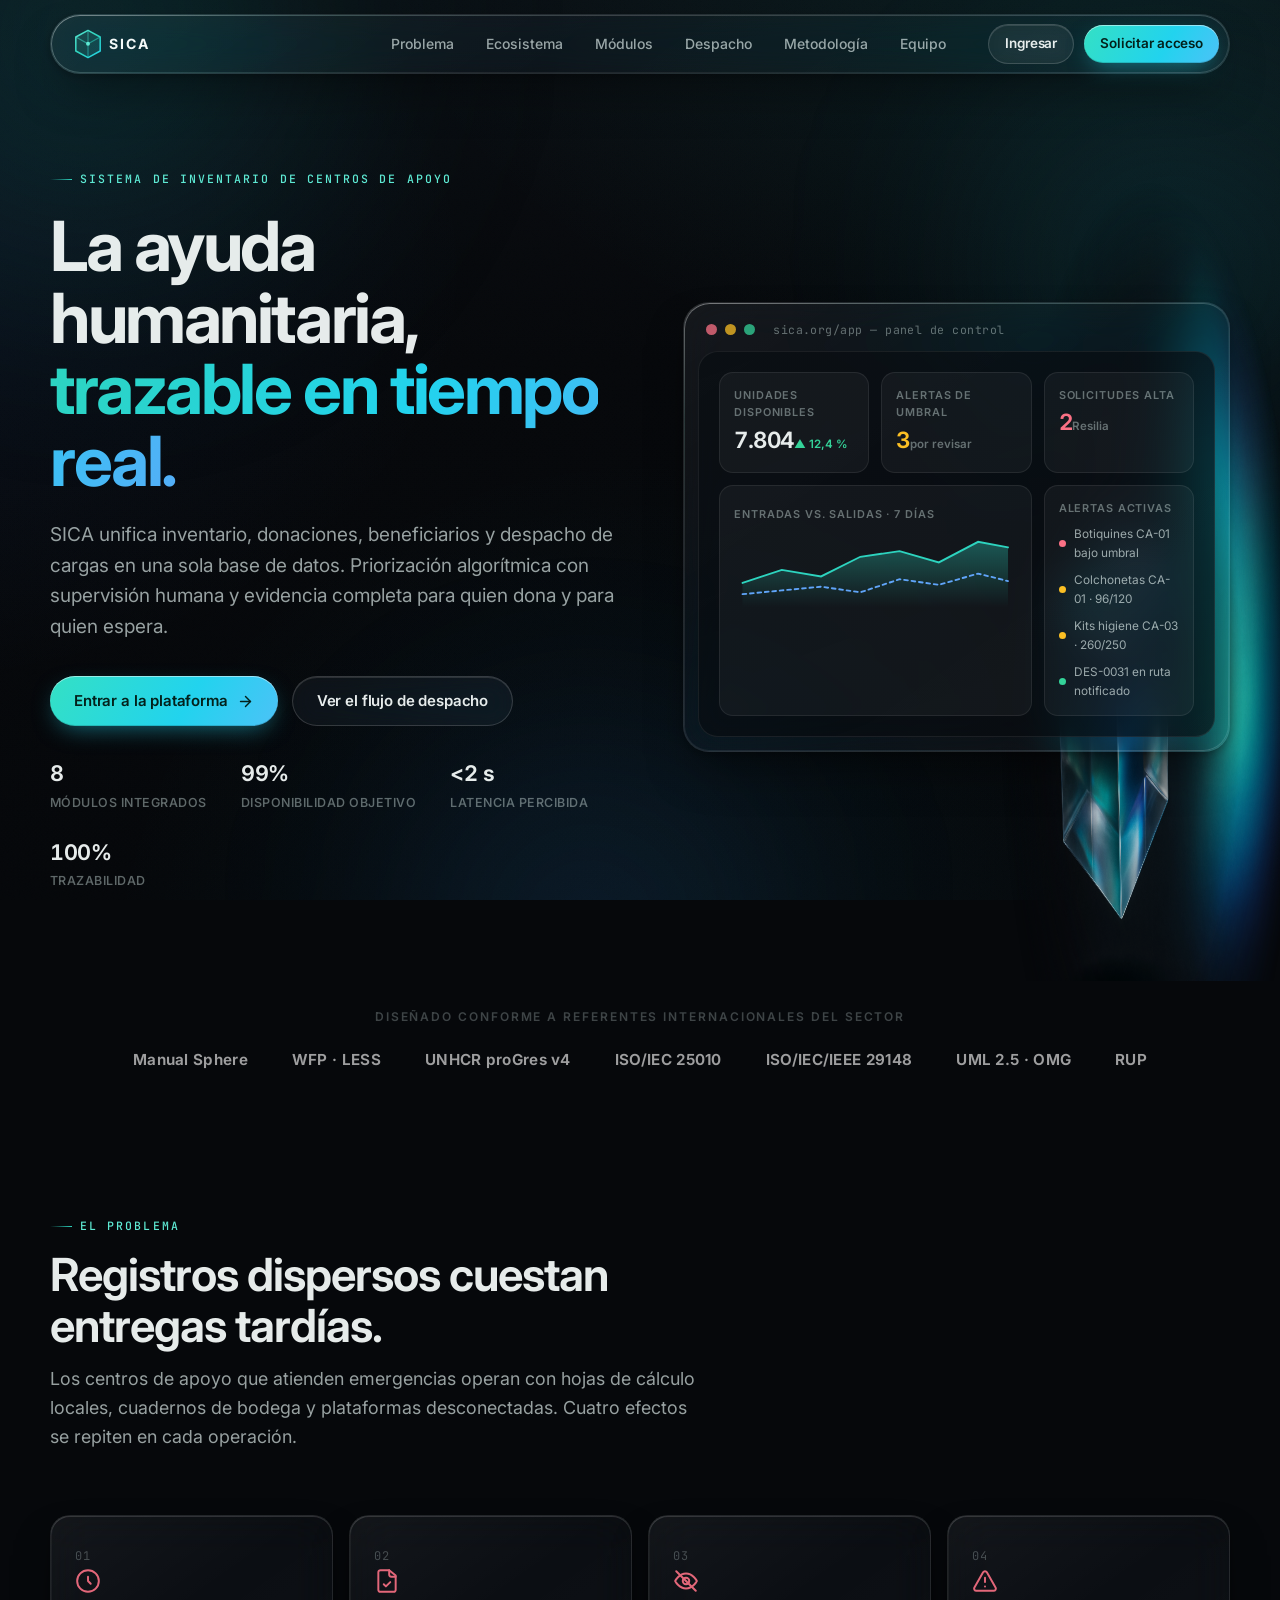
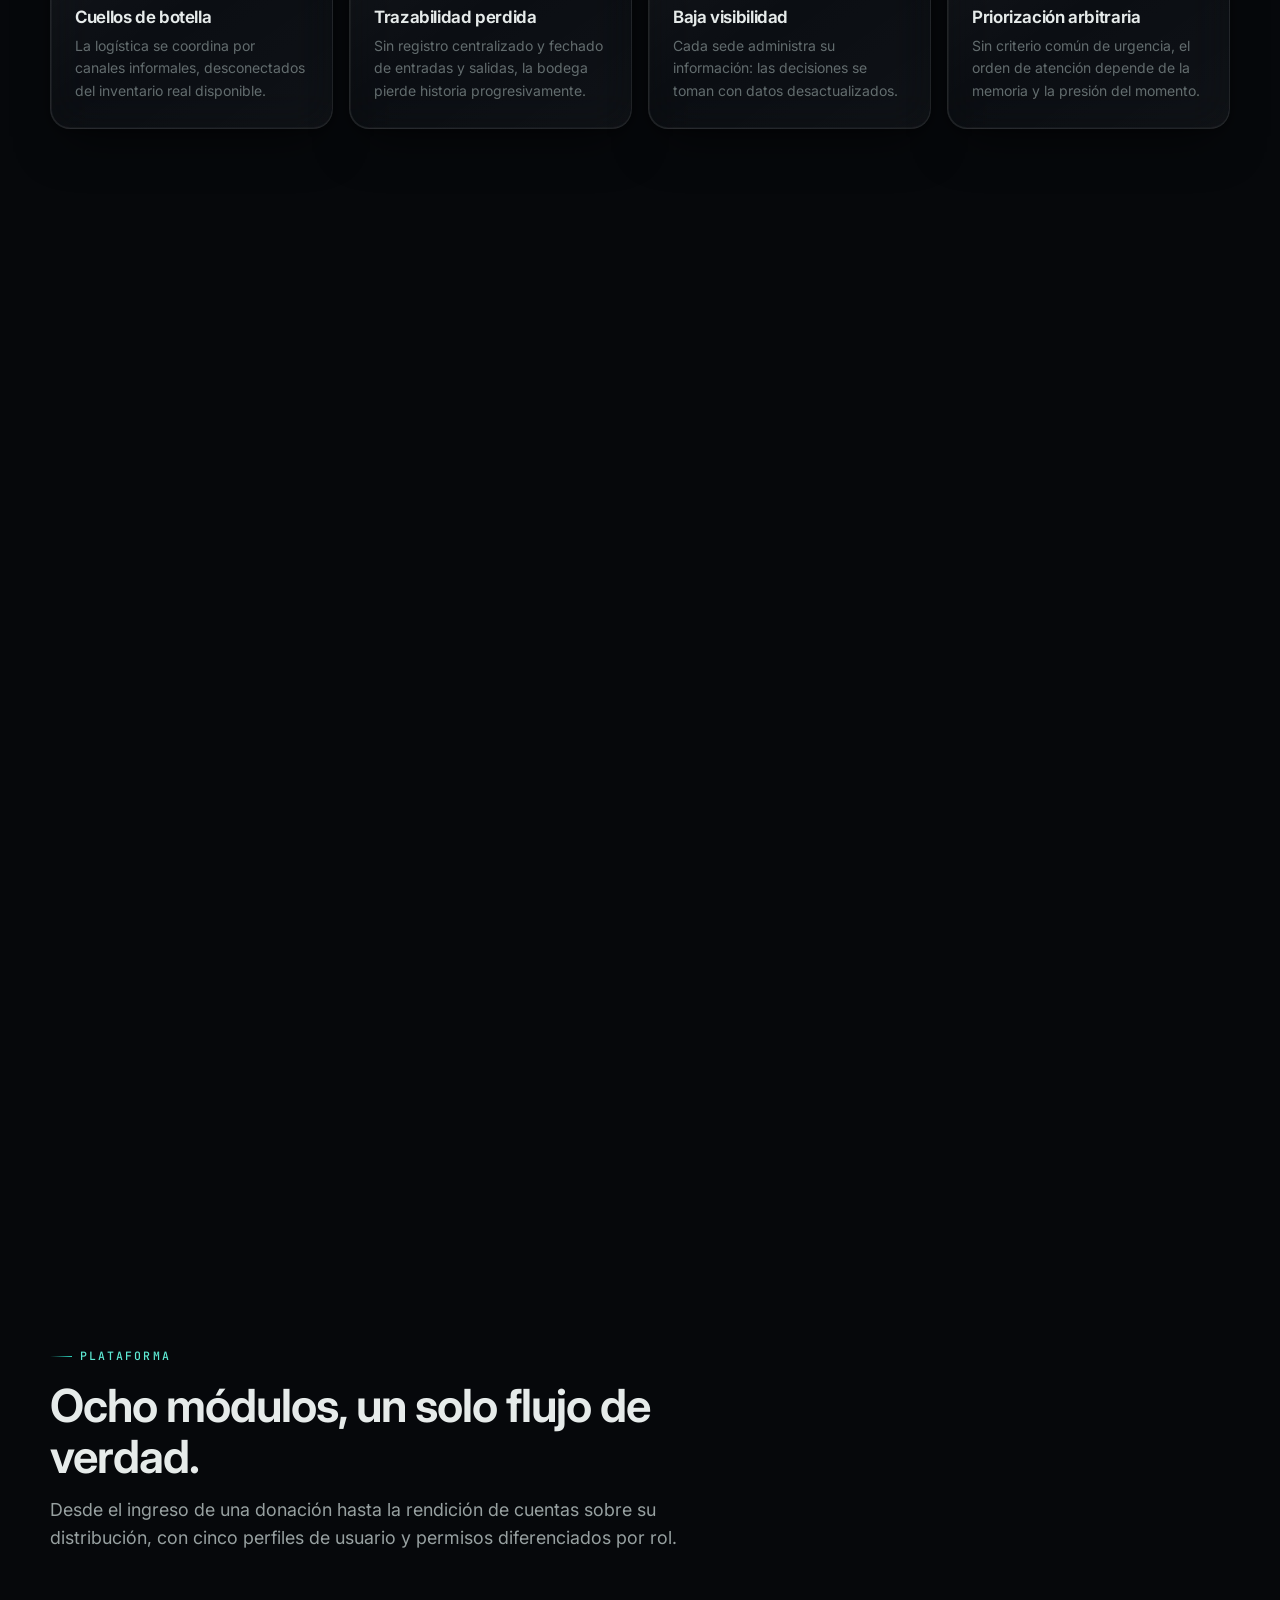
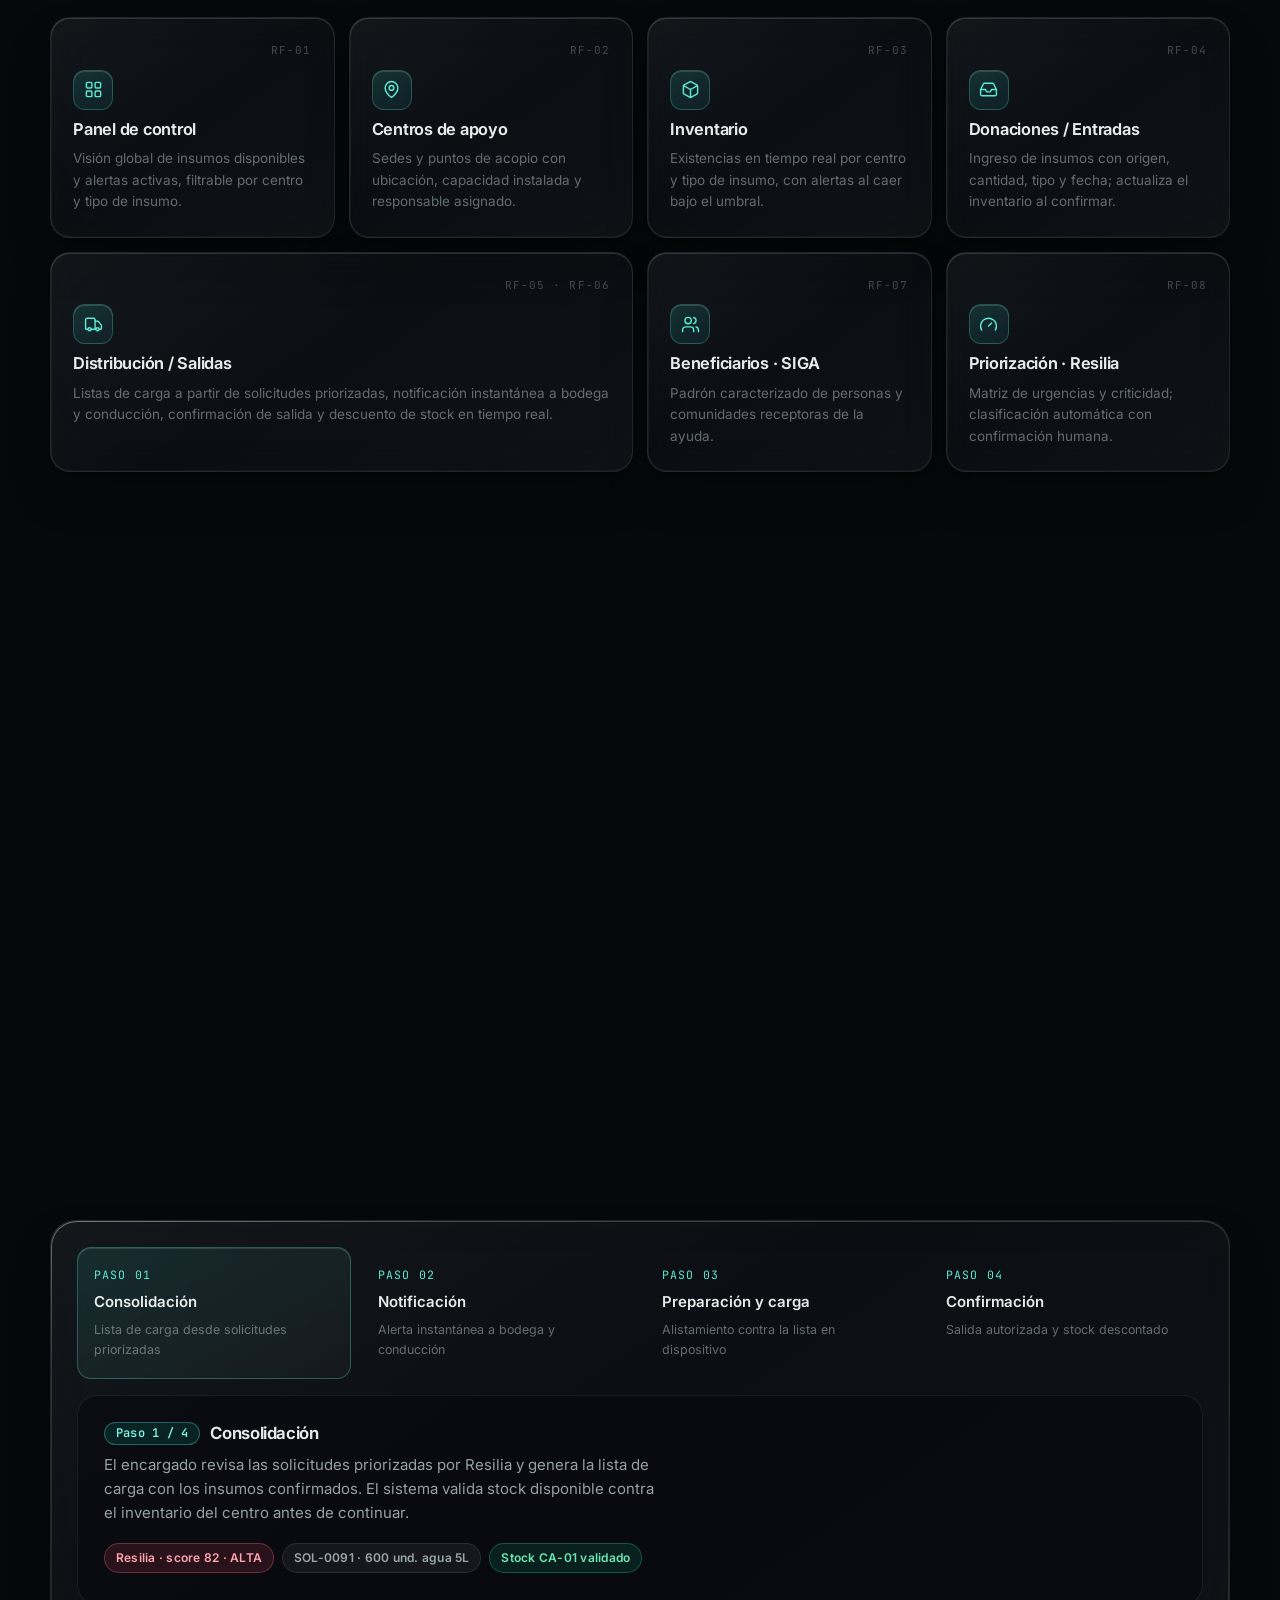
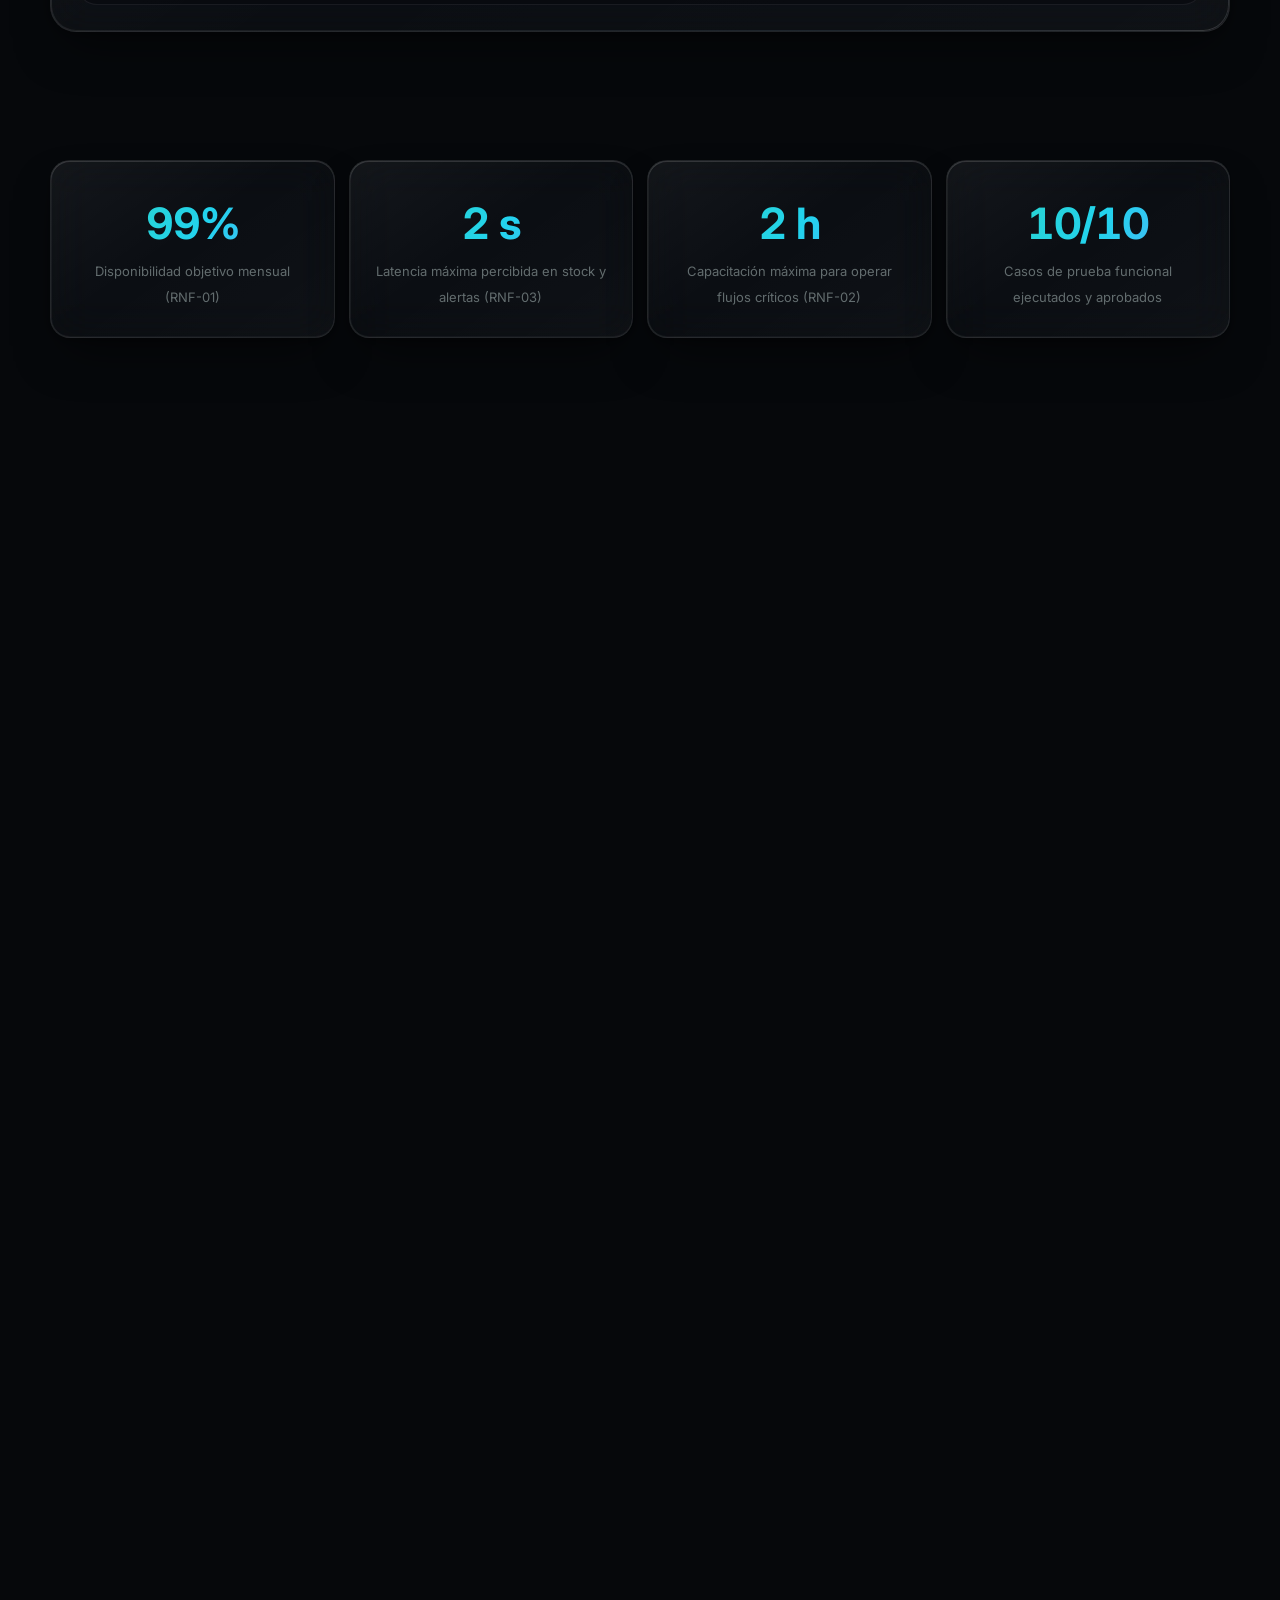
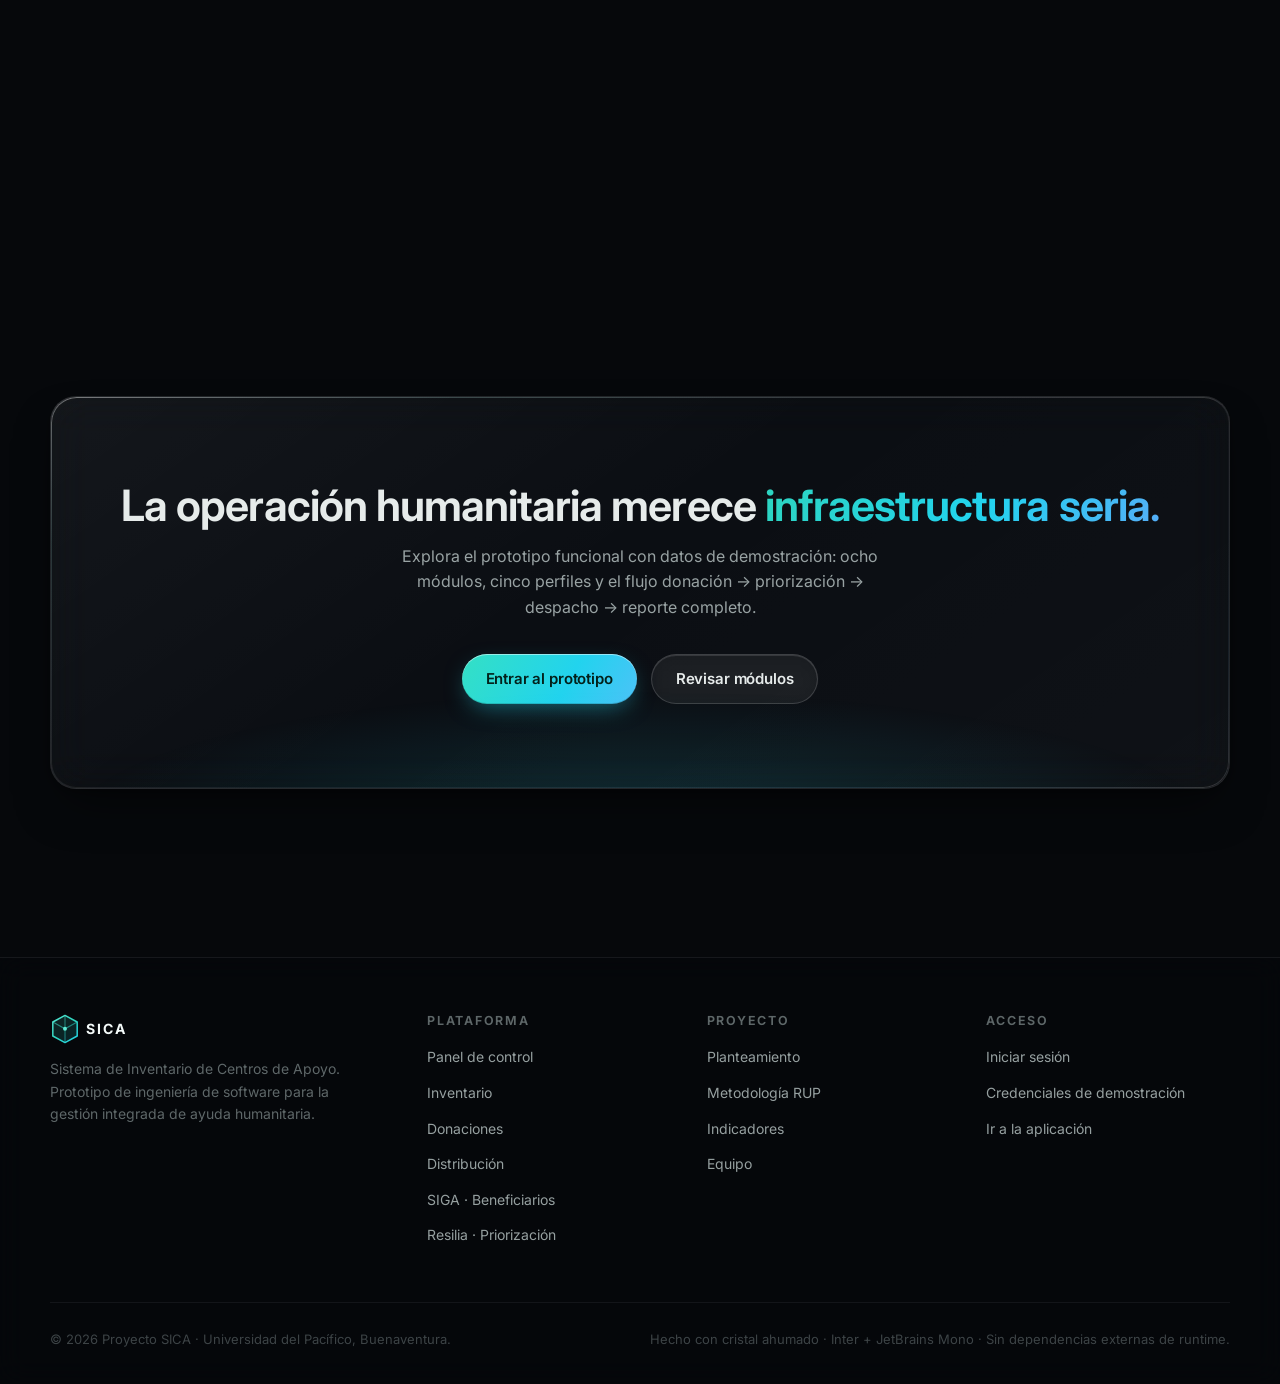
<file: index.html>
<!DOCTYPE html>
<html lang="es">
<head>
  <meta charset="UTF-8">
  <meta name="viewport" content="width=device-width, initial-scale=1.0">
  <title>SICA — Sistema de Inventario de Centros de Apoyo | Ayuda humanitaria trazable en tiempo real</title>
  <meta name="description" content="SICA unifica inventario, donaciones, beneficiarios (SIGA), priorización de solicitudes (Resilia) y despacho trazable de ayuda humanitaria en una sola plataforma con base de datos única.">
  <meta name="keywords" content="inventario humanitario, centros de acopio, ayuda humanitaria, trazabilidad, logística humanitaria, SIGA, Resilia, gestión de donaciones">
  <meta name="author" content="Cesar Grain · Samira Naranjo · Jhon Orobio — Universidad del Pacífico">
  <meta name="theme-color" content="#06080b">
  <link rel="canonical" href="https://sica.example.org/">
  <link rel="icon" type="image/svg+xml" href="assets/img/favicon.svg">
  <link rel="manifest" href="site.webmanifest">
  <link rel="alternate" hreflang="es" href="https://sica.example.org/">

  <!-- Open Graph / Twitter -->
  <meta property="og:type" content="website">
  <meta property="og:site_name" content="SICA">
  <meta property="og:locale" content="es_CO">
  <meta property="og:title" content="SICA — La ayuda humanitaria, trazable en tiempo real">
  <meta property="og:description" content="Inventario, beneficiarios y despacho de ayudas en una sola plataforma. Priorización algorítmica con supervisión humana y trazabilidad completa para rendición de cuentas.">
  <meta property="og:url" content="https://sica.example.org/">
  <meta property="og:image" content="https://sica.example.org/assets/img/og-image.png">
  <meta property="og:image:width" content="1024">
  <meta property="og:image:height" content="1024">
  <meta property="og:image:alt" content="Cristal transparente sobre fondo oscuro con auroras teal: identidad visual de SICA">
  <meta name="twitter:card" content="summary_large_image">
  <meta name="twitter:title" content="SICA — La ayuda humanitaria, trazable en tiempo real">
  <meta name="twitter:description" content="Inventario, beneficiarios (SIGA) y priorización (Resilia) unificados con despacho trazable.">
  <meta name="twitter:image" content="https://sica.example.org/assets/img/og-image.png">

  <!-- Datos estructurados -->
  <script type="application/ld+json">
  {
    "@context": "https://schema.org",
    "@graph": [
      {
        "@type": "WebSite",
        "@id": "https://sica.example.org/#website",
        "url": "https://sica.example.org/",
        "name": "SICA — Sistema de Inventario de Centros de Apoyo",
        "inLanguage": "es-CO",
        "publisher": { "@id": "https://sica.example.org/#org" }
      },
      {
        "@type": "Organization",
        "@id": "https://sica.example.org/#org",
        "name": "Proyecto SICA · Universidad del Pacífico",
        "url": "https://sica.example.org/",
        "logo": "https://sica.example.org/assets/img/logo.svg",
        "member": [
          { "@type": "Person", "name": "Cesar Alberto Grain Agudelo" },
          { "@type": "Person", "name": "Sarly Samira Naranjo Tello" },
          { "@type": "Person", "name": "Jhon Leyner Orobio Paredes" }
        ]
      },
      {
        "@type": "SoftwareApplication",
        "name": "SICA — Sistema de Inventario de Centros de Apoyo",
        "operatingSystem": "Web",
        "applicationCategory": "BusinessApplication",
        "description": "Plataforma unificada para control de inventarios, recepción de donaciones, registro y caracterización de beneficiarios, priorización de solicitudes de ayuda y despacho trazable de cargas humanitarias.",
        "offers": { "@type": "Offer", "price": "0", "priceCurrency": "COP" },
        "featureList": [
          "Panel de control con alertas de umbral mínimo",
          "Inventario permanente por centro y tipo de insumo",
          "Registro de donaciones con actualización inmediata de existencias",
          "Listas de despacho con notificación automática a bodega y conducción",
          "Padrón de beneficiarios SIGA",
          "Priorización algorítmica de solicitudes Resilia",
          "Reportes de trazabilidad exportables en PDF y Excel"
        ]
      }
    ]
  }
  </script>

  <link rel="preconnect" href="https://fonts.googleapis.com">
  <link rel="preconnect" href="https://fonts.gstatic.com" crossorigin>
  <link href="https://fonts.googleapis.com/css2?family=Inter:wght@300;400;500;600;700;800&family=JetBrains+Mono:wght@400;500;600&display=swap" rel="stylesheet">
  <link rel="preload" as="image" href="assets/img/og-image.png">
  <link rel="stylesheet" href="assets/css/base.css">
  <link rel="stylesheet" href="assets/css/landing.css">
</head>
<body>
  <a class="skip-link" href="#main">Saltar al contenido principal</a>
  <div class="ambient" aria-hidden="true"><span class="orb orb-1"></span><span class="orb orb-2"></span><span class="orb orb-3"></span></div>
  <div class="grain" aria-hidden="true"></div>

  <!-- ================= NAV ================= -->
  <header class="nav" id="nav">
    <div class="container">
      <nav class="nav-inner glass glass-rim" aria-label="Navegación principal">
        <a class="nav-logo" href="#top" aria-label="SICA — inicio">
          <svg width="120" height="30" viewBox="0 0 128 32" fill="none" xmlns="http://www.w3.org/2000/svg" role="img" aria-label="SICA">
            <defs><linearGradient id="lgn" x1="0" y1="0" x2="32" y2="32" gradientUnits="userSpaceOnUse"><stop offset="0" stop-color="#5EEAD4"/><stop offset=".5" stop-color="#2DD4BF"/><stop offset="1" stop-color="#22D3EE"/></linearGradient></defs>
            <path d="M16 1.5 L29 8.5 V23.5 L16 30.5 L3 23.5 V8.5 Z" fill="url(#lgn)" fill-opacity=".14" stroke="url(#lgn)" stroke-width="1.6" stroke-linejoin="round"/>
            <path d="M16 1.5 L16 30.5 M3 8.5 L16 15.8 L29 8.5" stroke="url(#lgn)" stroke-width="1.1" stroke-opacity=".55" fill="none"/>
            <circle cx="16" cy="15.8" r="2.1" fill="#5EEAD4"/>
            <text x="38" y="21.6" font-family="Inter,'Segoe UI',system-ui,sans-serif" font-size="15" font-weight="700" letter-spacing=".14em" fill="#F4FAF9">SICA</text>
          </svg>
        </a>
        <ul class="nav-links">
          <li><a href="#problema">Problema</a></li>
          <li><a href="#ecosistema">Ecosistema</a></li>
          <li><a href="#modulos">Módulos</a></li>
          <li><a href="#flujo">Despacho</a></li>
          <li><a href="#metodologia">Metodología</a></li>
          <li><a href="#equipo">Equipo</a></li>
        </ul>
        <div class="nav-cta">
          <a class="btn btn-ghost btn-sm" href="login.html">Ingresar</a>
          <a class="btn btn-primary btn-sm" href="login.html">Solicitar acceso</a>
        </div>
        <button class="nav-burger" id="burger" aria-label="Abrir menú">
          <svg viewBox="0 0 24 24" fill="none" stroke="currentColor" stroke-width="2" stroke-linecap="round"><line x1="4" x2="20" y1="6" y2="6"/><line x1="4" x2="20" y1="12" y2="12"/><line x1="4" x2="20" y1="18" y2="18"/></svg>
        </button>
      </nav>
    </div>
  </header>

  <main id="main">
    <!-- ================= HERO ================= -->
    <section class="hero" id="top">
      <div class="container hero-grid">
        <div>
          <span class="eyebrow reveal in">Sistema de Inventario de Centros de Apoyo</span>
          <h1 class="reveal in">La ayuda humanitaria, <span class="grad-text">trazable en tiempo real.</span></h1>
          <p class="lead reveal in reveal-d1">SICA unifica inventario, donaciones, beneficiarios y despacho de cargas en una sola base de datos. Priorización algorítmica con supervisión humana y evidencia completa para quien dona y para quien espera.</p>
          <div class="hero-actions reveal in reveal-d2">
            <a class="btn btn-primary" href="login.html">Entrar a la plataforma
              <svg class="ic" viewBox="0 0 24 24" fill="none" stroke="currentColor" stroke-width="2" stroke-linecap="round" stroke-linejoin="round"><path d="M5 12h14"/><path d="m12 5 7 7-7 7"/></svg></a>
            <a class="btn btn-ghost" href="#flujo">Ver el flujo de despacho</a>
          </div>
          <div class="hero-meta reveal in reveal-d3">
            <div><b data-count="8">0</b><span>Módulos integrados</span></div>
            <div><b data-count="99" data-suffix="%">0</b><span>Disponibilidad objetivo</span></div>
            <div><b data-count="2" data-prefix="<" data-suffix=" s">0</b><span>Latencia percibida</span></div>
            <div><b data-count="100" data-suffix="%">0</b><span>Trazabilidad</span></div>
          </div>
        </div>

        <div class="hero-shot reveal in reveal-d2">
          <img class="crystal" src="assets/img/og-image.png" alt="" width="1024" height="1024" loading="eager">
          <figure class="mock glass glass-rim" aria-label="Vista del panel de control de SICA">
            <div class="mock-bar" aria-hidden="true"><i></i><i></i><i></i><span>sica.org/app — panel de control</span></div>
            <div class="mock-body">
              <div class="mock-kpi"><span>Unidades disponibles</span><b>7.804</b><em style="color:var(--ok-400)">▲ 12,4 %</em></div>
              <div class="mock-kpi"><span>Alertas de umbral</span><b style="color:var(--warn-400)">3</b><em style="color:var(--ink-3)">por revisar</em></div>
              <div class="mock-kpi"><span>Solicitudes ALTA</span><b style="color:var(--danger-400)">2</b><em style="color:var(--ink-3)">Resilia</em></div>
              <div class="mock-chart"><span>Entradas vs. salidas · 7 días</span>
                <svg viewBox="0 0 300 92" width="100%" height="86" aria-hidden="true">
                  <defs><linearGradient id="mg" x1="0" y1="0" x2="0" y2="1"><stop offset="0" stop-color="#2DD4BF" stop-opacity=".35"/><stop offset="1" stop-color="#2DD4BF" stop-opacity="0"/></linearGradient></defs>
                  <path d="M8 62 L50 48 L92 55 L134 34 L176 28 L218 40 L260 18 L292 24 L292 88 L8 88 Z" fill="url(#mg)"/>
                  <path d="M8 62 L50 48 L92 55 L134 34 L176 28 L218 40 L260 18 L292 24" fill="none" stroke="#2DD4BF" stroke-width="2" stroke-linecap="round"/>
                  <path d="M8 74 L50 70 L92 66 L134 72 L176 58 L218 64 L260 52 L292 60" fill="none" stroke="#60A5FA" stroke-width="2" stroke-dasharray="4 4" stroke-linecap="round"/>
                </svg>
              </div>
              <div class="mock-alerts"><span>Alertas activas</span>
                <div class="mock-alert"><i style="background:var(--danger-400)"></i>Botiquines CA-01 bajo umbral</div>
                <div class="mock-alert"><i style="background:var(--warn-400)"></i>Colchonetas CA-01 · 96/120</div>
                <div class="mock-alert"><i style="background:var(--warn-400)"></i>Kits higiene CA-03 · 260/250</div>
                <div class="mock-alert"><i style="background:var(--ok-400)"></i>DES-0031 en ruta notificado</div>
              </div>
            </div>
          </figure>
        </div>
      </div>
    </section>

    <!-- ================= TRUST ================= -->
    <section class="trust" aria-label="Referentes del sector">
      <div class="container">
        <p class="trust-label">Diseñado conforme a referentes internacionales del sector</p>
        <div class="trust-row reveal">
          <span>Manual Sphere</span><span>WFP · LESS</span><span>UNHCR proGres v4</span><span>ISO/IEC 25010</span><span>ISO/IEC/IEEE 29148</span><span>UML 2.5 · OMG</span><span>RUP</span>
        </div>
      </div>
    </section>

    <!-- ================= PROBLEMA ================= -->
    <section class="section" id="problema">
      <div class="container">
        <div class="section-head reveal">
          <span class="eyebrow">El problema</span>
          <h2>Registros dispersos cuestan entregas tardías.</h2>
          <p>Los centros de apoyo que atienden emergencias operan con hojas de cálculo locales, cuadernos de bodega y plataformas desconectadas. Cuatro efectos se repiten en cada operación.</p>
        </div>
        <div class="problem-grid">
          <article class="problem-card glass reveal"><span class="idx">01</span>
            <svg class="ic" viewBox="0 0 24 24" fill="none" stroke="currentColor" stroke-width="1.8" stroke-linecap="round" stroke-linejoin="round"><circle cx="12" cy="12" r="10"/><path d="M12 8v4l2.5 2.5"/></svg>
            <h3>Cuellos de botella</h3><p>La logística se coordina por canales informales, desconectados del inventario real disponible.</p></article>
          <article class="problem-card glass reveal reveal-d1"><span class="idx">02</span>
            <svg class="ic" viewBox="0 0 24 24" fill="none" stroke="currentColor" stroke-width="1.8" stroke-linecap="round" stroke-linejoin="round"><path d="M14 2H6a2 2 0 0 0-2 2v16a2 2 0 0 0 2 2h12a2 2 0 0 0 2-2V7Z"/><path d="M14 2v4a2 2 0 0 0 2 2h4"/><path d="m9 15 2 2 4-4"/></svg>
            <h3>Trazabilidad perdida</h3><p>Sin registro centralizado y fechado de entradas y salidas, la bodega pierde historia progresivamente.</p></article>
          <article class="problem-card glass reveal reveal-d2"><span class="idx">03</span>
            <svg class="ic" viewBox="0 0 24 24" fill="none" stroke="currentColor" stroke-width="1.8" stroke-linecap="round" stroke-linejoin="round"><path d="M2 12s3.5-7 10-7 10 7 10 7-3.5 7-10 7-10-7-10-7Z"/><circle cx="12" cy="12" r="3"/><path d="m3 3 18 18"/></svg>
            <h3>Baja visibilidad</h3><p>Cada sede administra su información: las decisiones se toman con datos desactualizados.</p></article>
          <article class="problem-card glass reveal reveal-d3"><span class="idx">04</span>
            <svg class="ic" viewBox="0 0 24 24" fill="none" stroke="currentColor" stroke-width="1.8" stroke-linecap="round" stroke-linejoin="round"><path d="m21.73 18-8-14a2 2 0 0 0-3.48 0l-8 14A2 2 0 0 0 4 21h16a2 2 0 0 0 1.73-3Z"/><path d="M12 9v4"/><path d="M12 17h.01"/></svg>
            <h3>Priorización arbitraria</h3><p>Sin criterio común de urgencia, el orden de atención depende de la memoria y la presión del momento.</p></article>
        </div>
      </div>
    </section>

    <!-- ================= ECOSISTEMA ================= -->
    <section class="section" id="ecosistema">
      <div class="container">
        <div class="section-head reveal">
          <span class="eyebrow">Ecosistema</span>
          <h2>Tres componentes, una sola base de datos.</h2>
          <p>La columna vertebral de la operación: sin duplicidad de captura, sin inconsistencias entre módulos, con descuento de existencias en el momento exacto del despacho.</p>
        </div>
        <div class="eco">
          <article class="eco-card wide glass glass-rim sheen reveal">
            <div>
              <span class="eco-tag" style="color:var(--teal-300)">SICA · Base</span>
              <h3>Gestión central de la operación humanitaria</h3>
              <p>Centros de acopio, inventarios, donaciones, despachos y reportes sobre el mismo dato. Cada movimiento queda fechado, referenciado y auditable.</p>
            </div>
            <ul class="eco-list">
              <li><svg class="ic" viewBox="0 0 24 24" fill="none" stroke="currentColor" stroke-width="2" stroke-linecap="round" stroke-linejoin="round"><path d="M20 6 9 17l-5-5"/></svg>Inventario permanente con umbrales mínimos configurables</li>
              <li><svg class="ic" viewBox="0 0 24 24" fill="none" stroke="currentColor" stroke-width="2" stroke-linecap="round" stroke-linejoin="round"><path d="M20 6 9 17l-5-5"/></svg>Notificación automática a bodega y conducción</li>
              <li><svg class="ic" viewBox="0 0 24 24" fill="none" stroke="currentColor" stroke-width="2" stroke-linecap="round" stroke-linejoin="round"><path d="M20 6 9 17l-5-5"/></svg>Reportes de trazabilidad exportables en PDF y Excel</li>
            </ul>
          </article>
          <article class="eco-card glass sheen reveal reveal-d1">
            <span class="pill pill-info eco-badge">Módulo</span>
            <span class="eco-tag" style="color:var(--info-400)">SIGA</span>
            <h3>Beneficiarios</h3>
            <p>Caracterización y registro de personas y comunidades atendidas: composición, ubicación y vulnerabilidad. La base para asociar cada solicitud a quien la necesita.</p>
          </article>
          <article class="eco-card glass sheen reveal reveal-d2">
            <span class="pill pill-danger eco-badge">Módulo</span>
            <span class="eco-tag" style="color:var(--danger-400)">Resilia</span>
            <h3>Priorización</h3>
            <p>Algoritmo de clasificación de emergencias por nivel de urgencia —magnitud, vulnerabilidad, esencialidad y tiempo— con revisión y confirmación humana antes del despacho.</p>
          </article>
        </div>
      </div>
    </section>

    <!-- ================= MÓDULOS ================= -->
    <section class="section" id="modulos">
      <div class="container">
        <div class="section-head reveal">
          <span class="eyebrow">Plataforma</span>
          <h2>Ocho módulos, un solo flujo de verdad.</h2>
          <p>Desde el ingreso de una donación hasta la rendición de cuentas sobre su distribución, con cinco perfiles de usuario y permisos diferenciados por rol.</p>
        </div>
        <div class="bento">
          <article class="bento-card glass reveal"><span class="bento-code">RF-01</span>
            <span class="bento-ic"><svg viewBox="0 0 24 24" fill="none" stroke="currentColor" stroke-width="1.8" stroke-linecap="round"><rect x="3" y="3" width="7" height="7" rx="1.5"/><rect x="14" y="3" width="7" height="7" rx="1.5"/><rect x="3" y="14" width="7" height="7" rx="1.5"/><rect x="14" y="14" width="7" height="7" rx="1.5"/></svg></span>
            <h3>Panel de control</h3><p>Visión global de insumos disponibles y alertas activas, filtrable por centro y tipo de insumo.</p></article>
          <article class="bento-card glass reveal reveal-d1"><span class="bento-code">RF-02</span>
            <span class="bento-ic"><svg viewBox="0 0 24 24" fill="none" stroke="currentColor" stroke-width="1.8" stroke-linecap="round" stroke-linejoin="round"><path d="M20 10c0 6-8 12-8 12s-8-6-8-12a8 8 0 0 1 16 0Z"/><circle cx="12" cy="10" r="3"/></svg></span>
            <h3>Centros de apoyo</h3><p>Sedes y puntos de acopio con ubicación, capacidad instalada y responsable asignado.</p></article>
          <article class="bento-card glass reveal reveal-d2"><span class="bento-code">RF-03</span>
            <span class="bento-ic"><svg viewBox="0 0 24 24" fill="none" stroke="currentColor" stroke-width="1.8" stroke-linecap="round" stroke-linejoin="round"><path d="M21 8a2 2 0 0 0-1-1.73l-7-4a2 2 0 0 0-2 0l-7 4A2 2 0 0 0 3 8v8a2 2 0 0 0 1 1.73l7 4a2 2 0 0 0 2 0l7-4A2 2 0 0 0 21 16Z"/><path d="m3.3 7 8.7 5 8.7-5"/><path d="M12 22V12"/></svg></span>
            <h3>Inventario</h3><p>Existencias en tiempo real por centro y tipo de insumo, con alertas al caer bajo el umbral.</p></article>
          <article class="bento-card glass reveal reveal-d3"><span class="bento-code">RF-04</span>
            <span class="bento-ic"><svg viewBox="0 0 24 24" fill="none" stroke="currentColor" stroke-width="1.8" stroke-linecap="round" stroke-linejoin="round"><path d="M22 12h-6l-2 3h-4l-2-3H2"/><path d="M5.45 5.11 2 12v6a2 2 0 0 0 2 2h16a2 2 0 0 0 2-2v-6l-3.45-6.89A2 2 0 0 0 16.76 4H7.24a2 2 0 0 0-1.79 1.11z"/></svg></span>
            <h3>Donaciones / Entradas</h3><p>Ingreso de insumos con origen, cantidad, tipo y fecha; actualiza el inventario al confirmar.</p></article>
          <article class="bento-card span2 glass sheen reveal"><span class="bento-code">RF-05 · RF-06</span>
            <span class="bento-ic"><svg viewBox="0 0 24 24" fill="none" stroke="currentColor" stroke-width="1.8" stroke-linecap="round" stroke-linejoin="round"><path d="M14 18V6a2 2 0 0 0-2-2H4a2 2 0 0 0-2 2v11a1 1 0 0 0 1 1h2"/><path d="M15 18H9"/><path d="M19 18h2a1 1 0 0 0 1-1v-3.65a1 1 0 0 0-.22-.62l-3.48-4.35A1 1 0 0 0 17.52 8H14"/><circle cx="17" cy="18" r="2"/><circle cx="7" cy="18" r="2"/></svg></span>
            <h3>Distribución / Salidas</h3><p>Listas de carga a partir de solicitudes priorizadas, notificación instantánea a bodega y conducción, confirmación de salida y descuento de stock en tiempo real.</p></article>
          <article class="bento-card glass reveal reveal-d1"><span class="bento-code">RF-07</span>
            <span class="bento-ic"><svg viewBox="0 0 24 24" fill="none" stroke="currentColor" stroke-width="1.8" stroke-linecap="round" stroke-linejoin="round"><path d="M16 21v-2a4 4 0 0 0-4-4H6a4 4 0 0 0-4 4v2"/><circle cx="9" cy="7" r="4"/><path d="M22 21v-2a4 4 0 0 0-3-3.87"/><path d="M16 3.13a4 4 0 0 1 0 7.75"/></svg></span>
            <h3>Beneficiarios · SIGA</h3><p>Padrón caracterizado de personas y comunidades receptoras de la ayuda.</p></article>
          <article class="bento-card glass reveal reveal-d2"><span class="bento-code">RF-08</span>
            <span class="bento-ic"><svg viewBox="0 0 24 24" fill="none" stroke="currentColor" stroke-width="1.8" stroke-linecap="round" stroke-linejoin="round"><path d="m12 14 4-4"/><path d="M3.34 19a10 10 0 1 1 17.32 0"/></svg></span>
            <h3>Priorización · Resilia</h3><p>Matriz de urgencias y criticidad; clasificación automática con confirmación humana.</p></article>
          <article class="bento-card span2 glass sheen reveal reveal-d3"><span class="bento-code">RF-09 · RF-10</span>
            <span class="bento-ic"><svg viewBox="0 0 24 24" fill="none" stroke="currentColor" stroke-width="1.8" stroke-linecap="round" stroke-linejoin="round"><path d="M15 2H6a2 2 0 0 0-2 2v16a2 2 0 0 0 2 2h12a2 2 0 0 0 2-2V7Z"/><path d="M14 2v4a2 2 0 0 0 2 2h4"/><path d="M16 13H8"/><path d="M16 17H8"/></svg></span>
            <h3>Reportes y administración</h3><p>Trazabilidad e indicadores de gestión exportables en PDF y Excel para rendición de cuentas, con autenticación por roles y permisos diferenciados por módulo.</p></article>
        </div>
      </div>
    </section>

    <!-- ================= FLUJO ================= -->
    <section class="section" id="flujo">
      <div class="container">
        <div class="section-head reveal">
          <span class="eyebrow">Flujo crítico · CU-03</span>
          <h2>De la solicitud al despacho en cuatro pasos.</h2>
          <p>Toca cada paso para ver qué ocurre dentro del sistema. El mismo flujo que ejecuta el prototipo, sin cajas negras.</p>
        </div>
        <div class="flow-demo glass glass-rim reveal">
          <div class="flow-steps" role="tablist" aria-label="Pasos del flujo de despacho">
            <button class="flow-step" role="tab" aria-selected="true"><span class="n">PASO 01</span><b>Consolidación</b><span>Lista de carga desde solicitudes priorizadas</span></button>
            <button class="flow-step" role="tab" aria-selected="false"><span class="n">PASO 02</span><b>Notificación</b><span>Alerta instantánea a bodega y conducción</span></button>
            <button class="flow-step" role="tab" aria-selected="false"><span class="n">PASO 03</span><b>Preparación y carga</b><span>Alistamiento contra la lista en dispositivo</span></button>
            <button class="flow-step" role="tab" aria-selected="false"><span class="n">PASO 04</span><b>Confirmación</b><span>Salida autorizada y stock descontado</span></button>
          </div>
          <div class="flow-panel" id="flowPanel" role="tabpanel"></div>
        </div>
      </div>
    </section>

    <!-- ================= MÉTRICAS ================= -->
    <section class="section" id="metricas" style="padding-top:0">
      <div class="container">
        <div class="stats">
          <article class="stat glass reveal"><b class="grad-text" data-count="99" data-suffix="%">0</b><span>Disponibilidad objetivo mensual (RNF-01)</span></article>
          <article class="stat glass reveal reveal-d1"><b class="grad-text" data-count="2" data-suffix=" s">0</b><span>Latencia máxima percibida en stock y alertas (RNF-03)</span></article>
          <article class="stat glass reveal reveal-d2"><b class="grad-text" data-count="2" data-suffix=" h">0</b><span>Capacitación máxima para operar flujos críticos (RNF-02)</span></article>
          <article class="stat glass reveal reveal-d3"><b class="grad-text" data-count="10" data-suffix="/10">0</b><span>Casos de prueba funcional ejecutados y aprobados</span></article>
        </div>
      </div>
    </section>

    <!-- ================= METODOLOGÍA ================= -->
    <section class="section" id="metodologia">
      <div class="container">
        <div class="section-head reveal">
          <span class="eyebrow">Ingeniería de software</span>
          <h2>Construido con RUP, modelado en UML 2.5.</h2>
          <p>Cuatro fases cerradas por hitos de control: ninguna línea de código de producción antes de validar la arquitectura que la soporta.</p>
        </div>
        <div class="rup">
          <article class="rup-card glass reveal"><span class="phase">Fase 1 · Semanas 1–2</span><h3>Inicio</h3><p>Visión compartida, cinco perfiles de actor, ocho módulos de alcance y riesgos iniciales. Hito LCO aprobado.</p><span class="pill pill-ok weeks">LCO ✓</span></article>
          <article class="rup-card glass reveal reveal-d1"><span class="phase">Fase 2 · Semanas 3–6</span><h3>Elaboración</h3><p>10 RF y 6 RNF trazables, casos de uso detallados, diagramas de clases y ER, algoritmo Resilia y prototipos validados.</p><span class="pill pill-ok weeks">LCA ✓</span></article>
          <article class="rup-card glass reveal reveal-d2"><span class="phase">Fase 3 · Semanas 7–12</span><h3>Construcción</h3><p>Tres iteraciones: módulos base, módulos de registro y módulos de despacho, cada una con pruebas unitarias y de integración.</p><span class="pill pill-ok weeks">IOC ✓</span></article>
          <article class="rup-card glass reveal reveal-d3"><span class="phase">Fase 4 · Semanas 13–16</span><h3>Transición</h3><p>Piloto en un centro de apoyo, capacitación con manual breve, pruebas de aceptación y entrega documentada.</p><span class="pill pill-ok weeks">LIB ✓</span></article>
        </div>
      </div>
    </section>

    <!-- ================= EQUIPO ================= -->
    <section class="section" id="equipo">
      <div class="container">
        <div class="section-head reveal">
          <span class="eyebrow">Equipo</span>
          <h2>Desarrollo Formal de Software.</h2>
          <p>Universidad del Pacífico · Ingeniería de Sistemas · Buenaventura, 2026. Presentado al docente Daniel Hurtado Bustos.</p>
        </div>
        <div class="team">
          <article class="team-card glass glass-rim reveal"><span class="avatar">CG</span><h3>Cesar Alberto Grain Agudelo</h3><p class="role">Análisis y desarrollo · Inventario y despachos</p><p>Modelado de casos de uso, flujos críticos de entrada y salida de inventario y trazabilidad de movimientos.</p></article>
          <article class="team-card glass glass-rim reveal reveal-d1"><span class="avatar">SN</span><h3>Sarly Samira Naranjo Tello</h3><p class="role">Módulo SIGA · Caracterización</p><p>Padrón de beneficiarios, caracterización de vulnerabilidad y asociación de solicitudes de ayuda.</p></article>
          <article class="team-card glass glass-rim reveal reveal-d2"><span class="avatar">JO</span><h3>Jhon Leyner Orobio Paredes</h3><p class="role">Módulo Resilia · Priorización</p><p>Algoritmo de clasificación por urgencia y criticidad, matriz de revisión humana y notificaciones.</p></article>
        </div>
      </div>
    </section>

    <!-- ================= CTA ================= -->
    <section class="section" style="padding-top:0">
      <div class="container">
        <div class="cta-final glass glass-rim reveal">
          <h2>La operación humanitaria merece <span class="grad-text">infraestructura seria.</span></h2>
          <p>Explora el prototipo funcional con datos de demostración: ocho módulos, cinco perfiles y el flujo donación → priorización → despacho → reporte completo.</p>
          <div class="hero-actions" style="justify-content:center;margin-bottom:0">
            <a class="btn btn-primary" href="login.html">Entrar al prototipo</a>
            <a class="btn btn-ghost" href="#modulos">Revisar módulos</a>
          </div>
        </div>
      </div>
    </section>
  </main>

  <!-- ================= FOOTER ================= -->
  <footer class="footer">
    <div class="container">
      <div class="footer-grid">
        <div class="footer-brand">
          <a class="nav-logo" href="#top" aria-label="SICA — inicio">
            <svg width="112" height="28" viewBox="0 0 128 32" fill="none" xmlns="http://www.w3.org/2000/svg" role="img" aria-label="SICA">
              <defs><linearGradient id="lgf" x1="0" y1="0" x2="32" y2="32" gradientUnits="userSpaceOnUse"><stop offset="0" stop-color="#5EEAD4"/><stop offset=".5" stop-color="#2DD4BF"/><stop offset="1" stop-color="#22D3EE"/></linearGradient></defs>
              <path d="M16 1.5 L29 8.5 V23.5 L16 30.5 L3 23.5 V8.5 Z" fill="url(#lgf)" fill-opacity=".14" stroke="url(#lgf)" stroke-width="1.6" stroke-linejoin="round"/>
              <path d="M16 1.5 L16 30.5 M3 8.5 L16 15.8 L29 8.5" stroke="url(#lgf)" stroke-width="1.1" stroke-opacity=".55" fill="none"/>
              <circle cx="16" cy="15.8" r="2.1" fill="#5EEAD4"/>
              <text x="38" y="21.6" font-family="Inter,'Segoe UI',system-ui,sans-serif" font-size="15" font-weight="700" letter-spacing=".14em" fill="#F4FAF9">SICA</text>
            </svg>
          </a>
          <p>Sistema de Inventario de Centros de Apoyo. Prototipo de ingeniería de software para la gestión integrada de ayuda humanitaria.</p>
        </div>
        <nav aria-label="Módulos"><h4>Plataforma</h4><ul>
          <li><a href="#modulos">Panel de control</a></li><li><a href="#modulos">Inventario</a></li>
          <li><a href="#modulos">Donaciones</a></li><li><a href="#flujo">Distribución</a></li>
          <li><a href="#ecosistema">SIGA · Beneficiarios</a></li><li><a href="#ecosistema">Resilia · Priorización</a></li>
        </ul></nav>
        <nav aria-label="Proyecto"><h4>Proyecto</h4><ul>
          <li><a href="#problema">Planteamiento</a></li><li><a href="#metodologia">Metodología RUP</a></li>
          <li><a href="#metricas">Indicadores</a></li><li><a href="#equipo">Equipo</a></li>
        </ul></nav>
        <nav aria-label="Acceso"><h4>Acceso</h4><ul>
          <li><a href="login.html">Iniciar sesión</a></li><li><a href="login.html">Credenciales de demostración</a></li>
          <li><a href="app/index.html">Ir a la aplicación</a></li>
        </ul></nav>
      </div>
      <div class="footer-bottom">
        <span>© <span data-year>2026</span> Proyecto SICA · Universidad del Pacífico, Buenaventura.</span>
        <span>Hecho con cristal ahumado · Inter + JetBrains Mono · Sin dependencias externas de runtime.</span>
      </div>
    </div>
  </footer>

  <script src="assets/js/landing.js"></script>
</body>
</html>
</file>
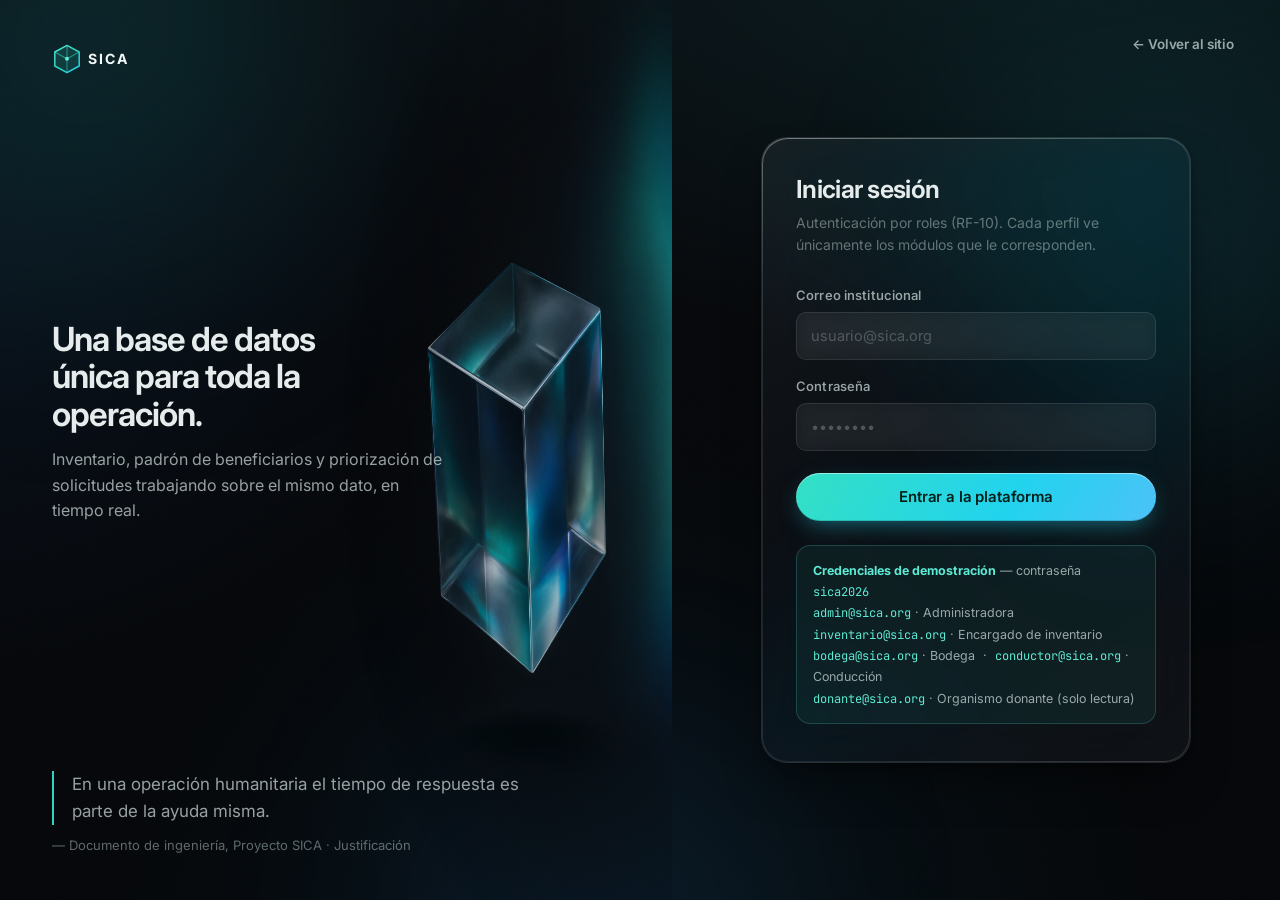
<file: app/index.html>
<!DOCTYPE html>
<html lang="es">
<head>
  <meta charset="UTF-8">
  <meta name="viewport" content="width=device-width, initial-scale=1.0">
  <title>Panel de control · SICA — Sistema de Inventario de Centros de Apoyo</title>
  <meta name="description" content="Visión global de existencias, alertas de umbral y actividad operativa de los centros de apoyo en tiempo real.">
  <meta name="robots" content="noindex, nofollow">
  <meta name="theme-color" content="#06080b">
  <link rel="icon" type="image/svg+xml" href="../assets/img/favicon.svg">
  <link rel="preconnect" href="https://fonts.googleapis.com">
  <link rel="preconnect" href="https://fonts.gstatic.com" crossorigin>
  <link href="https://fonts.googleapis.com/css2?family=Inter:wght@300;400;500;600;700;800&family=JetBrains+Mono:wght@400;500;600&display=swap" rel="stylesheet">
  <link rel="stylesheet" href="../assets/css/base.css">
  <link rel="stylesheet" href="../assets/css/app.css">
</head>
<body class="app" data-page="dashboard">
  <a class="skip-link" href="#contenido">Saltar al contenido</a>
  <div class="ambient" aria-hidden="true"><span class="orb orb-1"></span><span class="orb orb-2"></span><span class="orb orb-3"></span></div>
  <div class="grain" aria-hidden="true"></div>
  <div class="scrim" id="scrim"></div>
  <div class="main">
    <main class="content" id="contenido" tabindex="-1"></main>
  </div>
  <div id="toasts" aria-live="polite"></div>
  <div class="modal-backdrop" id="modal"></div>
  <script src="../assets/js/data.js"></script>
  <script src="../assets/js/app.js"></script>
</body>
</html>
</file>
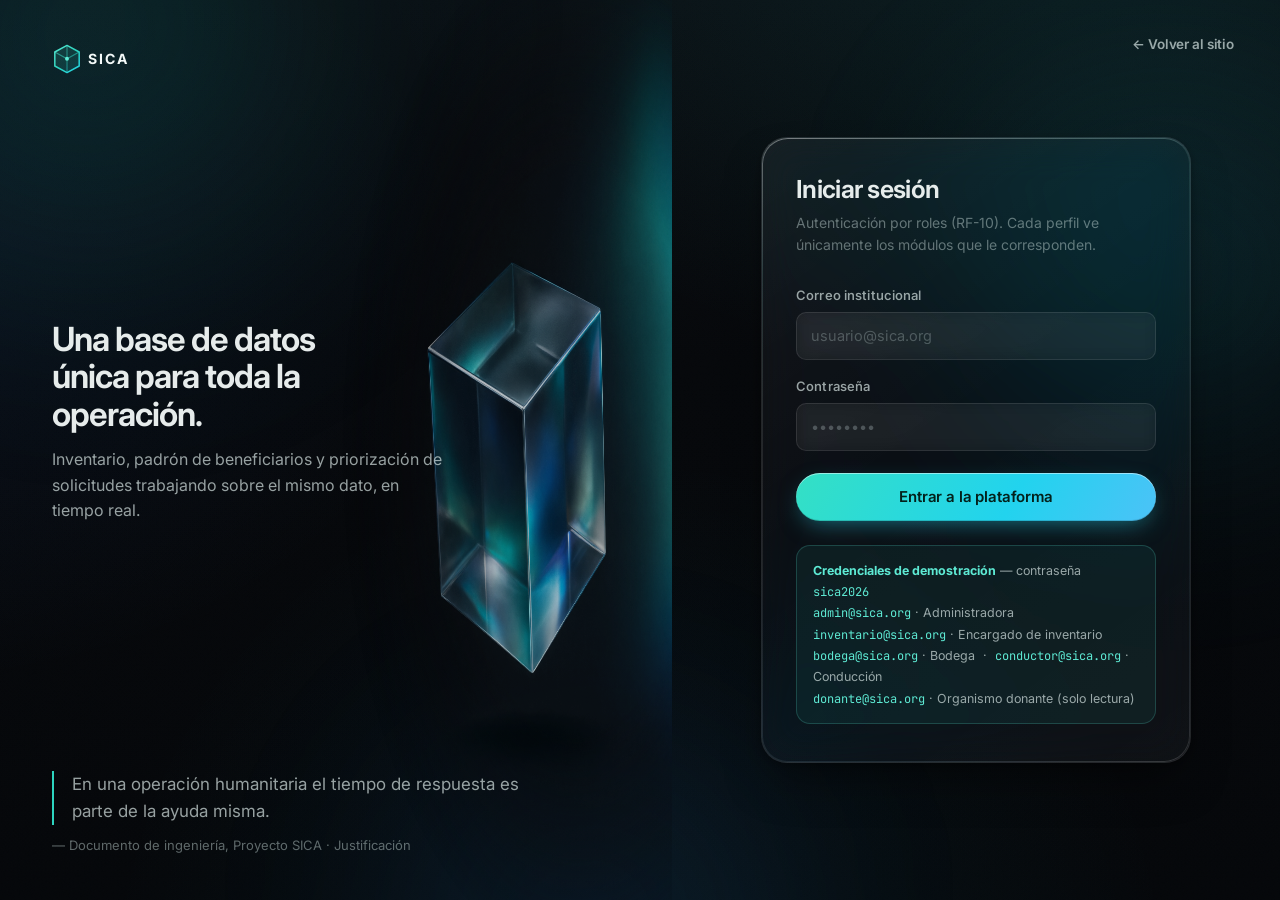
<file: login.html>
<!DOCTYPE html>
<html lang="es">
<head>
  <meta charset="UTF-8">
  <meta name="viewport" content="width=device-width, initial-scale=1.0">
  <title>Ingresar · SICA — Sistema de Inventario de Centros de Apoyo</title>
  <meta name="description" content="Acceso autenticado a la plataforma SICA: inventario, beneficiarios (SIGA), priorización (Resilia) y despacho de ayuda humanitaria.">
  <meta name="robots" content="noindex, nofollow">
  <meta name="theme-color" content="#06080b">
  <link rel="icon" type="image/svg+xml" href="assets/img/favicon.svg">
  <link rel="preconnect" href="https://fonts.googleapis.com">
  <link rel="preconnect" href="https://fonts.gstatic.com" crossorigin>
  <link href="https://fonts.googleapis.com/css2?family=Inter:wght@300;400;500;600;700;800&family=JetBrains+Mono:wght@400;500;600&display=swap" rel="stylesheet">
  <link rel="stylesheet" href="assets/css/base.css">
  <link rel="stylesheet" href="assets/css/landing.css">
</head>
<body>
  <div class="ambient" aria-hidden="true"><span class="orb orb-1"></span><span class="orb orb-2"></span><span class="orb orb-3"></span></div>
  <div class="grain" aria-hidden="true"></div>

  <main class="auth">
    <section class="auth-brand" aria-label="Presentación de SICA">
      <a class="nav-logo" href="index.html" style="position:relative;z-index:2">
        <svg width="120" height="30" viewBox="0 0 128 32" fill="none" xmlns="http://www.w3.org/2000/svg" role="img" aria-label="SICA — volver al inicio">
          <defs><linearGradient id="lga" x1="0" y1="0" x2="32" y2="32" gradientUnits="userSpaceOnUse"><stop offset="0" stop-color="#5EEAD4"/><stop offset=".5" stop-color="#2DD4BF"/><stop offset="1" stop-color="#22D3EE"/></linearGradient></defs>
          <path d="M16 1.5 L29 8.5 V23.5 L16 30.5 L3 23.5 V8.5 Z" fill="url(#lga)" fill-opacity=".14" stroke="url(#lga)" stroke-width="1.6" stroke-linejoin="round"/>
          <path d="M16 1.5 L16 30.5 M3 8.5 L16 15.8 L29 8.5" stroke="url(#lga)" stroke-width="1.1" stroke-opacity=".55" fill="none"/>
          <circle cx="16" cy="15.8" r="2.1" fill="#5EEAD4"/>
          <text x="38" y="21.6" font-family="Inter,'Segoe UI',system-ui,sans-serif" font-size="15" font-weight="700" letter-spacing=".14em" fill="#F4FAF9">SICA</text>
        </svg>
      </a>
      <img class="crystal-img" src="assets/img/og-image.png" alt="" width="1024" height="1024" loading="lazy">
      <div style="position:relative;z-index:2">
        <h2>Una base de datos única para toda la operación.</h2>
        <p>Inventario, padrón de beneficiarios y priorización de solicitudes trabajando sobre el mismo dato, en tiempo real.</p>
      </div>
      <div class="auth-quote">
        <blockquote>En una operación humanitaria el tiempo de respuesta es parte de la ayuda misma.</blockquote>
        <cite>— Documento de ingeniería, Proyecto SICA · Justificación</cite>
      </div>
    </section>

    <section class="auth-panel">
      <a class="btn btn-subtle btn-sm auth-back" href="index.html">← Volver al sitio</a>
      <div class="auth-card glass glass-rim">
        <h1>Iniciar sesión</h1>
        <p class="sub">Autenticación por roles (RF-10). Cada perfil ve únicamente los módulos que le corresponden.</p>
        <form class="auth-form" id="loginForm" novalidate>
          <div class="field" id="fEmail">
            <label for="email">Correo institucional</label>
            <input class="input" id="email" type="email" autocomplete="username" placeholder="usuario@sica.org" required>
            <span class="err">Correo o contraseña incorrectos.</span>
          </div>
          <div class="field" id="fPass">
            <label for="pass">Contraseña</label>
            <input class="input" id="pass" type="password" autocomplete="current-password" placeholder="••••••••" required>
          </div>
          <button class="btn btn-primary" type="submit">Entrar a la plataforma</button>
        </form>
        <div class="auth-demo">
          <p><b style="color:var(--teal-300)">Credenciales de demostración</b> — contraseña <code>sica2026</code><br>
            <code>admin@sica.org</code> · Administradora<br>
            <code>inventario@sica.org</code> · Encargado de inventario<br>
            <code>bodega@sica.org</code> · Bodega &nbsp;·&nbsp; <code>conductor@sica.org</code> · Conducción<br>
            <code>donante@sica.org</code> · Organismo donante (solo lectura)</p>
        </div>
      </div>
    </section>
  </main>

  <div id="toasts"></div>
  <script src="assets/js/data.js"></script>
  <script>
    (function () {
      const form = document.getElementById("loginForm");
      form.addEventListener("submit", function (e) {
        e.preventDefault();
        const email = document.getElementById("email").value.trim().toLowerCase();
        const pass = document.getElementById("pass").value;
        const u = window.SICA.db.usuarios.find((x) => x.email === email && x.pass === pass);
        if (!u) {
          document.getElementById("fEmail").classList.add("invalid");
          document.getElementById("email").focus();
          return;
        }
        document.getElementById("fEmail").classList.remove("invalid");
        window.SICA.session.set({ id: u.id, nombre: u.nombre, rol: u.rol, email: u.email, iniciales: u.iniciales });
        location.href = "app/index.html";
      });
      document.getElementById("email").addEventListener("input", () => document.getElementById("fEmail").classList.remove("invalid"));
    })();
  </script>
</body>
</html>
</file>
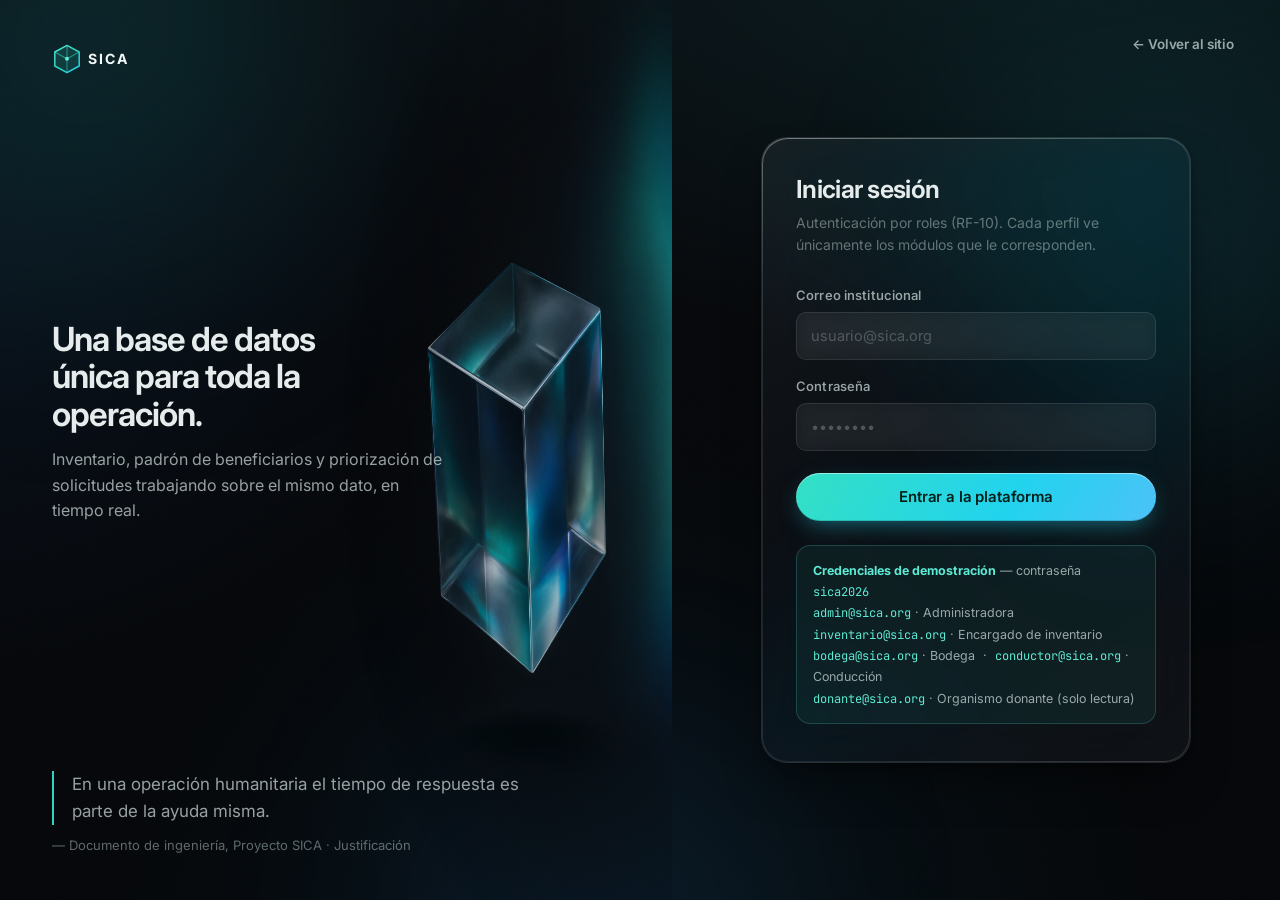
<file: app/beneficiarios.html>
<!DOCTYPE html>
<html lang="es">
<head>
  <meta charset="UTF-8">
  <meta name="viewport" content="width=device-width, initial-scale=1.0">
  <title>Beneficiarios SIGA · SICA — Sistema de Inventario de Centros de Apoyo</title>
  <meta name="description" content="Padrón caracterizado de personas y comunidades receptoras de la ayuda humanitaria.">
  <meta name="robots" content="noindex, nofollow">
  <meta name="theme-color" content="#06080b">
  <link rel="icon" type="image/svg+xml" href="../assets/img/favicon.svg">
  <link rel="preconnect" href="https://fonts.googleapis.com">
  <link rel="preconnect" href="https://fonts.gstatic.com" crossorigin>
  <link href="https://fonts.googleapis.com/css2?family=Inter:wght@300;400;500;600;700;800&family=JetBrains+Mono:wght@400;500;600&display=swap" rel="stylesheet">
  <link rel="stylesheet" href="../assets/css/base.css">
  <link rel="stylesheet" href="../assets/css/app.css">
</head>
<body class="app" data-page="beneficiarios">
  <a class="skip-link" href="#contenido">Saltar al contenido</a>
  <div class="ambient" aria-hidden="true"><span class="orb orb-1"></span><span class="orb orb-2"></span><span class="orb orb-3"></span></div>
  <div class="grain" aria-hidden="true"></div>
  <div class="scrim" id="scrim"></div>
  <div class="main">
    <main class="content" id="contenido" tabindex="-1"></main>
  </div>
  <div id="toasts" aria-live="polite"></div>
  <div class="modal-backdrop" id="modal"></div>
  <script src="../assets/js/data.js"></script>
  <script src="../assets/js/app.js"></script>
</body>
</html>
</file>
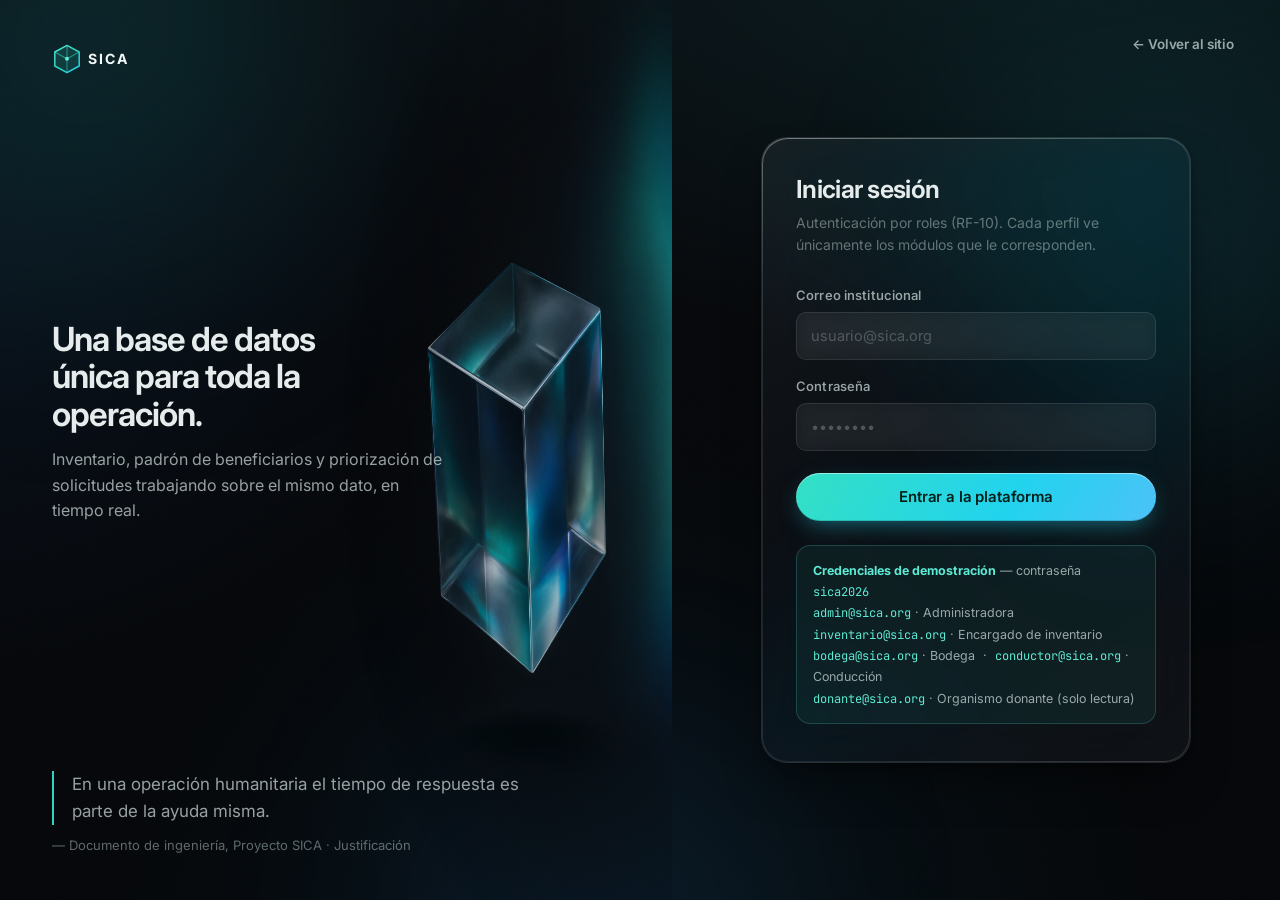
<file: app/centros.html>
<!DOCTYPE html>
<html lang="es">
<head>
  <meta charset="UTF-8">
  <meta name="viewport" content="width=device-width, initial-scale=1.0">
  <title>Centros de apoyo · SICA — Sistema de Inventario de Centros de Apoyo</title>
  <meta name="description" content="Administración de sedes y puntos de acopio: ubicación, capacidad instalada y responsable asignado.">
  <meta name="robots" content="noindex, nofollow">
  <meta name="theme-color" content="#06080b">
  <link rel="icon" type="image/svg+xml" href="../assets/img/favicon.svg">
  <link rel="preconnect" href="https://fonts.googleapis.com">
  <link rel="preconnect" href="https://fonts.gstatic.com" crossorigin>
  <link href="https://fonts.googleapis.com/css2?family=Inter:wght@300;400;500;600;700;800&family=JetBrains+Mono:wght@400;500;600&display=swap" rel="stylesheet">
  <link rel="stylesheet" href="../assets/css/base.css">
  <link rel="stylesheet" href="../assets/css/app.css">
</head>
<body class="app" data-page="centros">
  <a class="skip-link" href="#contenido">Saltar al contenido</a>
  <div class="ambient" aria-hidden="true"><span class="orb orb-1"></span><span class="orb orb-2"></span><span class="orb orb-3"></span></div>
  <div class="grain" aria-hidden="true"></div>
  <div class="scrim" id="scrim"></div>
  <div class="main">
    <main class="content" id="contenido" tabindex="-1"></main>
  </div>
  <div id="toasts" aria-live="polite"></div>
  <div class="modal-backdrop" id="modal"></div>
  <script src="../assets/js/data.js"></script>
  <script src="../assets/js/app.js"></script>
</body>
</html>
</file>
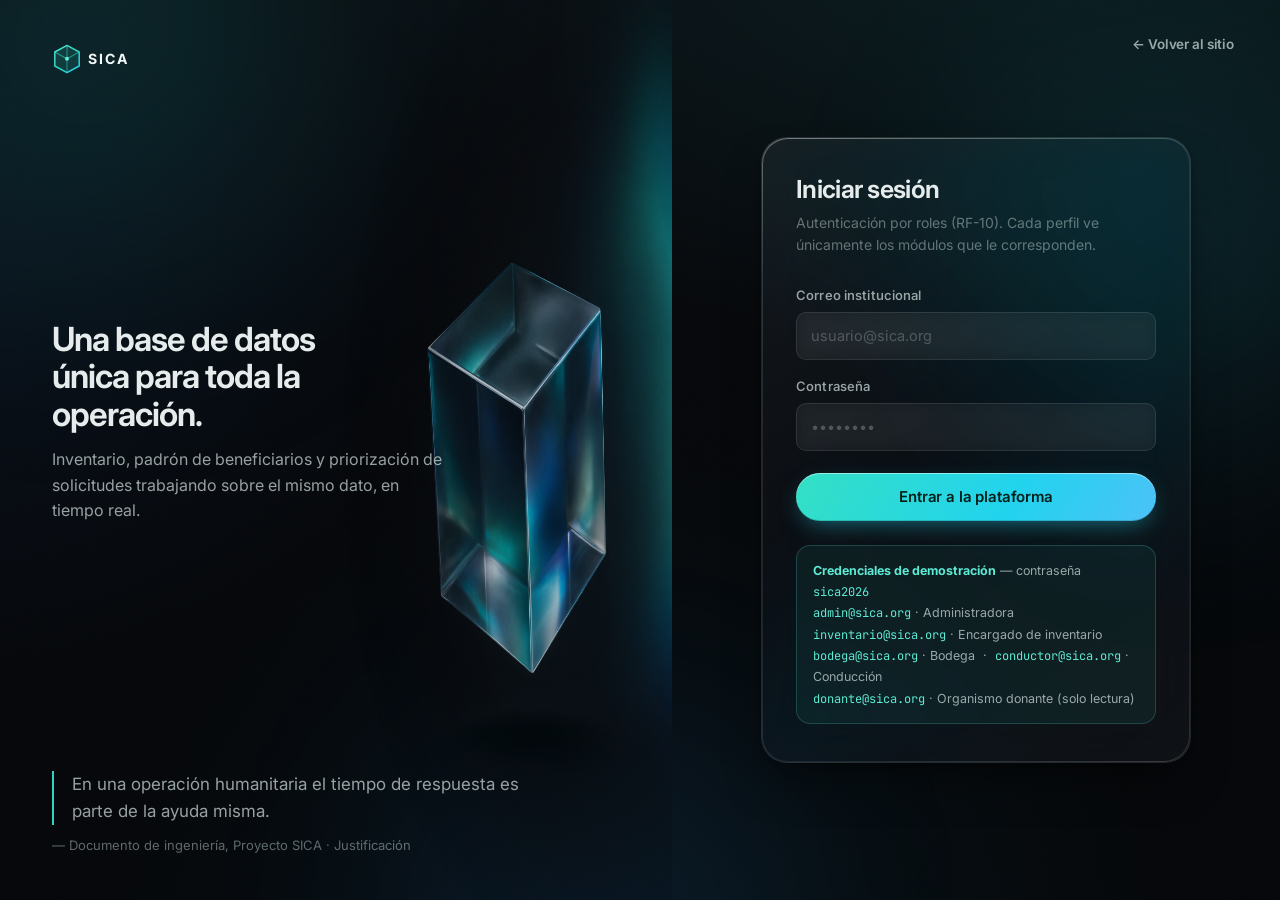
<file: app/distribucion.html>
<!DOCTYPE html>
<html lang="es">
<head>
  <meta charset="UTF-8">
  <meta name="viewport" content="width=device-width, initial-scale=1.0">
  <title>Distribución y salidas · SICA — Sistema de Inventario de Centros de Apoyo</title>
  <meta name="description" content="Listas de carga, notificación automática a bodega y conducción, confirmación de salida y descuento de stock.">
  <meta name="robots" content="noindex, nofollow">
  <meta name="theme-color" content="#06080b">
  <link rel="icon" type="image/svg+xml" href="../assets/img/favicon.svg">
  <link rel="preconnect" href="https://fonts.googleapis.com">
  <link rel="preconnect" href="https://fonts.gstatic.com" crossorigin>
  <link href="https://fonts.googleapis.com/css2?family=Inter:wght@300;400;500;600;700;800&family=JetBrains+Mono:wght@400;500;600&display=swap" rel="stylesheet">
  <link rel="stylesheet" href="../assets/css/base.css">
  <link rel="stylesheet" href="../assets/css/app.css">
</head>
<body class="app" data-page="distribucion">
  <a class="skip-link" href="#contenido">Saltar al contenido</a>
  <div class="ambient" aria-hidden="true"><span class="orb orb-1"></span><span class="orb orb-2"></span><span class="orb orb-3"></span></div>
  <div class="grain" aria-hidden="true"></div>
  <div class="scrim" id="scrim"></div>
  <div class="main">
    <main class="content" id="contenido" tabindex="-1"></main>
  </div>
  <div id="toasts" aria-live="polite"></div>
  <div class="modal-backdrop" id="modal"></div>
  <script src="../assets/js/data.js"></script>
  <script src="../assets/js/app.js"></script>
</body>
</html>
</file>
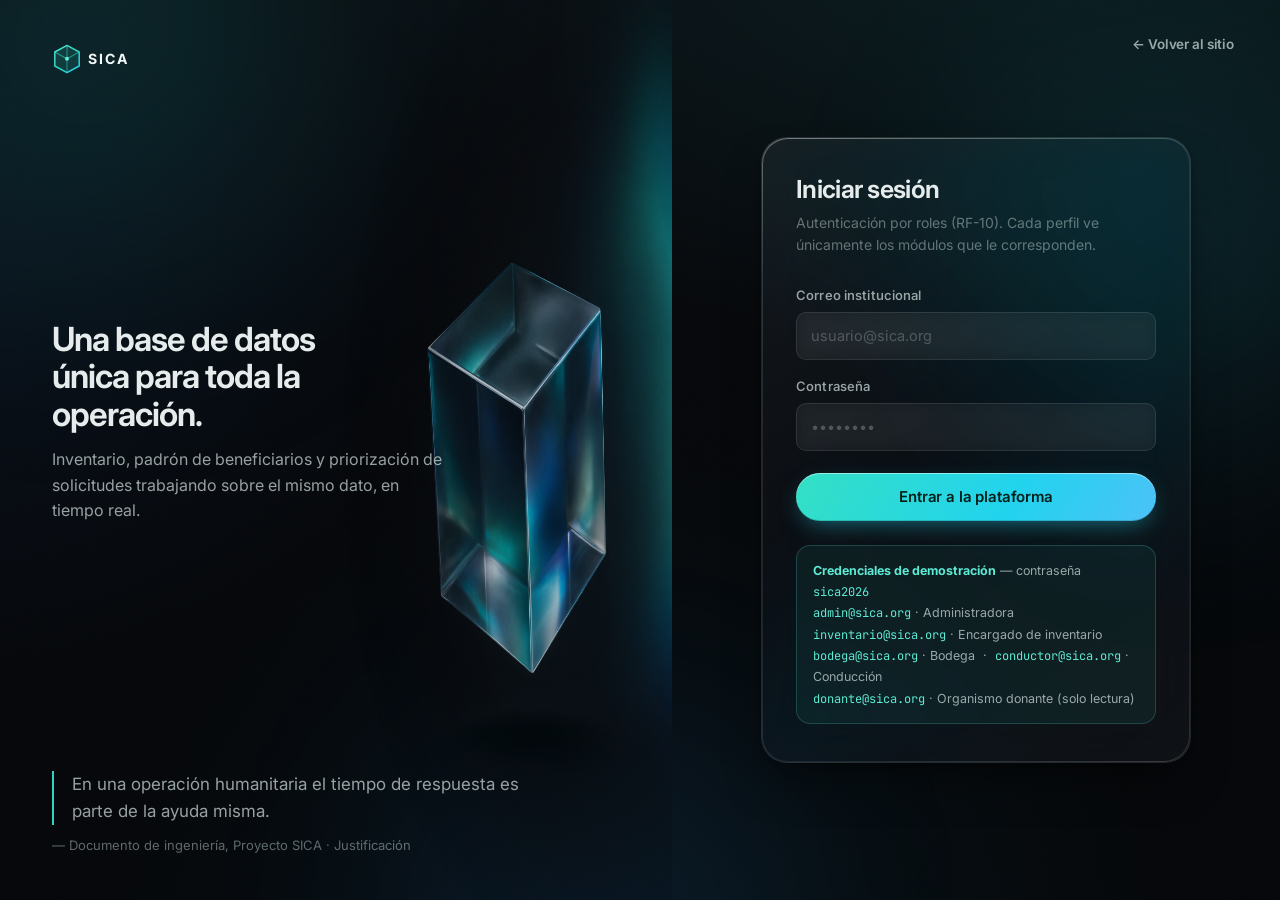
<file: app/donaciones.html>
<!DOCTYPE html>
<html lang="es">
<head>
  <meta charset="UTF-8">
  <meta name="viewport" content="width=device-width, initial-scale=1.0">
  <title>Donaciones y entradas · SICA — Sistema de Inventario de Centros de Apoyo</title>
  <meta name="description" content="Registro del ingreso de insumos con origen, cantidad, tipo y fecha; actualización inmediata del inventario.">
  <meta name="robots" content="noindex, nofollow">
  <meta name="theme-color" content="#06080b">
  <link rel="icon" type="image/svg+xml" href="../assets/img/favicon.svg">
  <link rel="preconnect" href="https://fonts.googleapis.com">
  <link rel="preconnect" href="https://fonts.gstatic.com" crossorigin>
  <link href="https://fonts.googleapis.com/css2?family=Inter:wght@300;400;500;600;700;800&family=JetBrains+Mono:wght@400;500;600&display=swap" rel="stylesheet">
  <link rel="stylesheet" href="../assets/css/base.css">
  <link rel="stylesheet" href="../assets/css/app.css">
</head>
<body class="app" data-page="donaciones">
  <a class="skip-link" href="#contenido">Saltar al contenido</a>
  <div class="ambient" aria-hidden="true"><span class="orb orb-1"></span><span class="orb orb-2"></span><span class="orb orb-3"></span></div>
  <div class="grain" aria-hidden="true"></div>
  <div class="scrim" id="scrim"></div>
  <div class="main">
    <main class="content" id="contenido" tabindex="-1"></main>
  </div>
  <div id="toasts" aria-live="polite"></div>
  <div class="modal-backdrop" id="modal"></div>
  <script src="../assets/js/data.js"></script>
  <script src="../assets/js/app.js"></script>
</body>
</html>
</file>
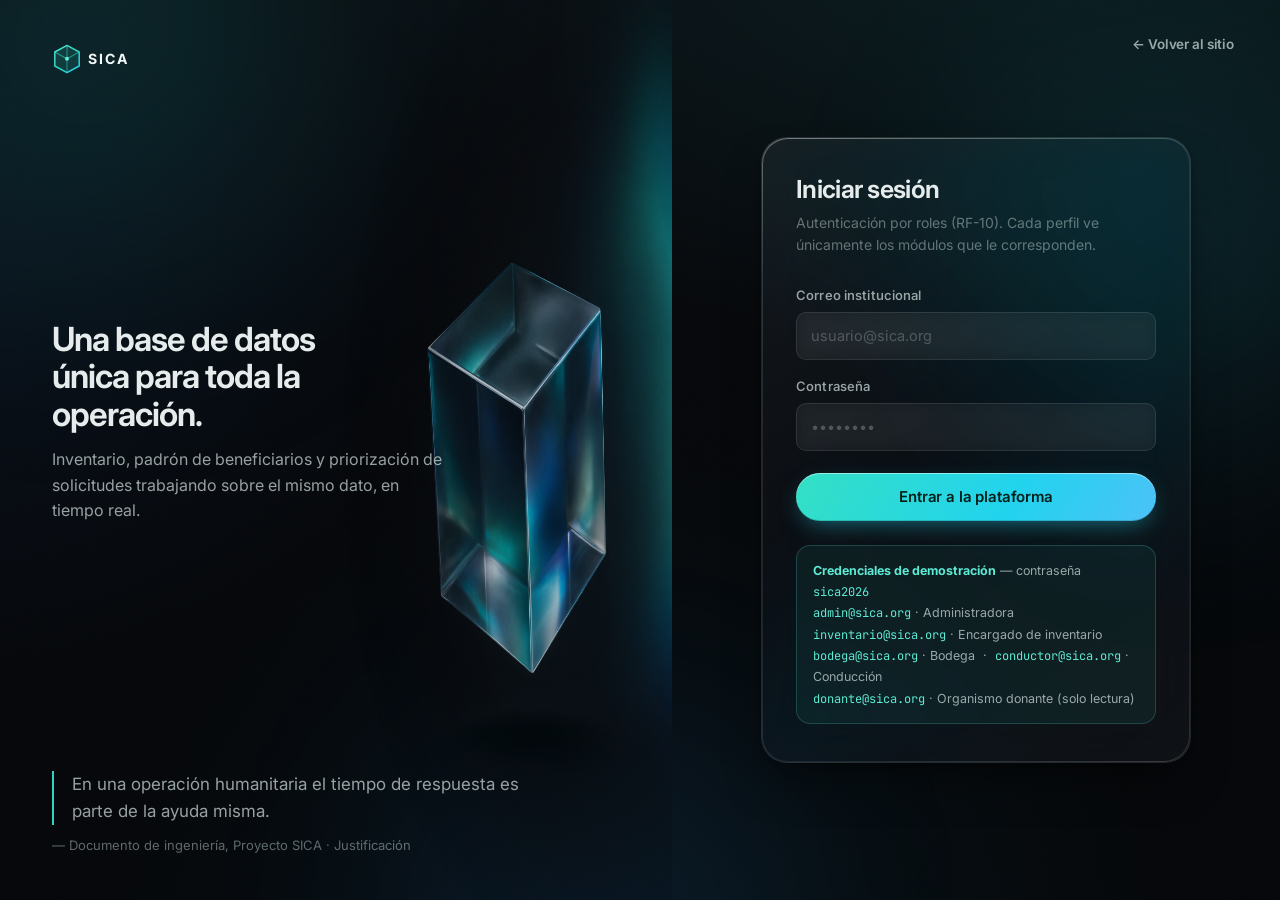
<file: app/inventario.html>
<!DOCTYPE html>
<html lang="es">
<head>
  <meta charset="UTF-8">
  <meta name="viewport" content="width=device-width, initial-scale=1.0">
  <title>Inventario · SICA — Sistema de Inventario de Centros de Apoyo</title>
  <meta name="description" content="Control de existencias en tiempo real por centro y tipo de insumo con alertas de umbral mínimo.">
  <meta name="robots" content="noindex, nofollow">
  <meta name="theme-color" content="#06080b">
  <link rel="icon" type="image/svg+xml" href="../assets/img/favicon.svg">
  <link rel="preconnect" href="https://fonts.googleapis.com">
  <link rel="preconnect" href="https://fonts.gstatic.com" crossorigin>
  <link href="https://fonts.googleapis.com/css2?family=Inter:wght@300;400;500;600;700;800&family=JetBrains+Mono:wght@400;500;600&display=swap" rel="stylesheet">
  <link rel="stylesheet" href="../assets/css/base.css">
  <link rel="stylesheet" href="../assets/css/app.css">
</head>
<body class="app" data-page="inventario">
  <a class="skip-link" href="#contenido">Saltar al contenido</a>
  <div class="ambient" aria-hidden="true"><span class="orb orb-1"></span><span class="orb orb-2"></span><span class="orb orb-3"></span></div>
  <div class="grain" aria-hidden="true"></div>
  <div class="scrim" id="scrim"></div>
  <div class="main">
    <main class="content" id="contenido" tabindex="-1"></main>
  </div>
  <div id="toasts" aria-live="polite"></div>
  <div class="modal-backdrop" id="modal"></div>
  <script src="../assets/js/data.js"></script>
  <script src="../assets/js/app.js"></script>
</body>
</html>
</file>
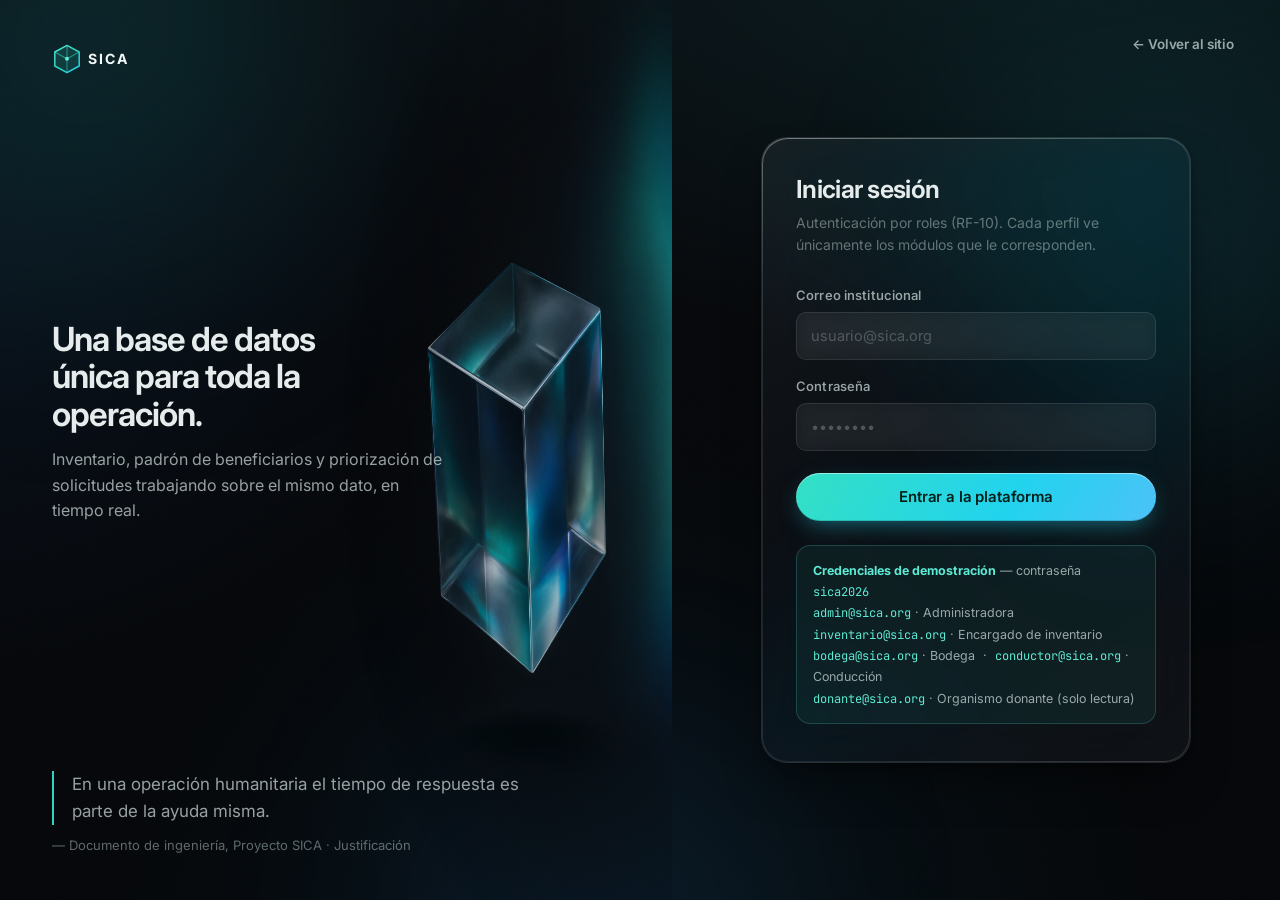
<file: app/priorizacion.html>
<!DOCTYPE html>
<html lang="es">
<head>
  <meta charset="UTF-8">
  <meta name="viewport" content="width=device-width, initial-scale=1.0">
  <title>Priorización Resilia · SICA — Sistema de Inventario de Centros de Apoyo</title>
  <meta name="description" content="Matriz de urgencia y criticidad con clasificación automática de solicitudes y confirmación humana.">
  <meta name="robots" content="noindex, nofollow">
  <meta name="theme-color" content="#06080b">
  <link rel="icon" type="image/svg+xml" href="../assets/img/favicon.svg">
  <link rel="preconnect" href="https://fonts.googleapis.com">
  <link rel="preconnect" href="https://fonts.gstatic.com" crossorigin>
  <link href="https://fonts.googleapis.com/css2?family=Inter:wght@300;400;500;600;700;800&family=JetBrains+Mono:wght@400;500;600&display=swap" rel="stylesheet">
  <link rel="stylesheet" href="../assets/css/base.css">
  <link rel="stylesheet" href="../assets/css/app.css">
</head>
<body class="app" data-page="priorizacion">
  <a class="skip-link" href="#contenido">Saltar al contenido</a>
  <div class="ambient" aria-hidden="true"><span class="orb orb-1"></span><span class="orb orb-2"></span><span class="orb orb-3"></span></div>
  <div class="grain" aria-hidden="true"></div>
  <div class="scrim" id="scrim"></div>
  <div class="main">
    <main class="content" id="contenido" tabindex="-1"></main>
  </div>
  <div id="toasts" aria-live="polite"></div>
  <div class="modal-backdrop" id="modal"></div>
  <script src="../assets/js/data.js"></script>
  <script src="../assets/js/app.js"></script>
</body>
</html>
</file>
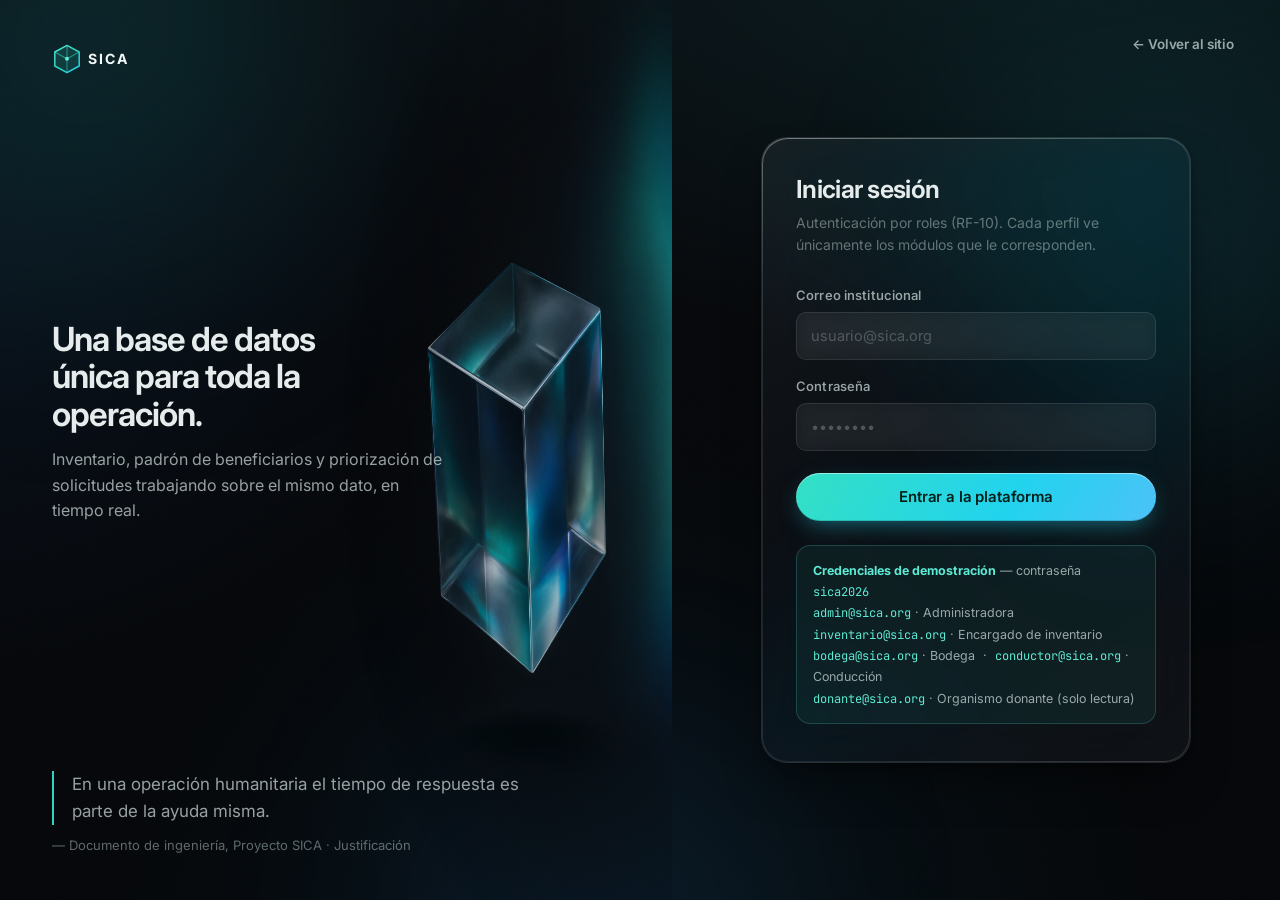
<file: app/reportes.html>
<!DOCTYPE html>
<html lang="es">
<head>
  <meta charset="UTF-8">
  <meta name="viewport" content="width=device-width, initial-scale=1.0">
  <title>Reportes · SICA — Sistema de Inventario de Centros de Apoyo</title>
  <meta name="description" content="Trazabilidad e indicadores de gestión con exportación en PDF y Excel para rendición de cuentas.">
  <meta name="robots" content="noindex, nofollow">
  <meta name="theme-color" content="#06080b">
  <link rel="icon" type="image/svg+xml" href="../assets/img/favicon.svg">
  <link rel="preconnect" href="https://fonts.googleapis.com">
  <link rel="preconnect" href="https://fonts.gstatic.com" crossorigin>
  <link href="https://fonts.googleapis.com/css2?family=Inter:wght@300;400;500;600;700;800&family=JetBrains+Mono:wght@400;500;600&display=swap" rel="stylesheet">
  <link rel="stylesheet" href="../assets/css/base.css">
  <link rel="stylesheet" href="../assets/css/app.css">
</head>
<body class="app" data-page="reportes">
  <a class="skip-link" href="#contenido">Saltar al contenido</a>
  <div class="ambient" aria-hidden="true"><span class="orb orb-1"></span><span class="orb orb-2"></span><span class="orb orb-3"></span></div>
  <div class="grain" aria-hidden="true"></div>
  <div class="scrim" id="scrim"></div>
  <div class="main">
    <main class="content" id="contenido" tabindex="-1"></main>
  </div>
  <div id="toasts" aria-live="polite"></div>
  <div class="modal-backdrop" id="modal"></div>
  <script src="../assets/js/data.js"></script>
  <script src="../assets/js/app.js"></script>
</body>
</html>
</file>
<file: assets/css/base.css>
/* ============================================================
   SICA · Design System — "Smoked Crystal"
   Tokens, reset, glass recipes, primitives
   ============================================================ */

:root {
  color-scheme: dark;

  /* ---- Surfaces (smoked) ---- */
  --bg-0: #06080b;
  --bg-1: #0a0d12;
  --bg-2: #0e141b;
  --bg-3: #131a23;

  /* ---- Ink ---- */
  --ink-1: rgba(244, 250, 249, 0.94);
  --ink-2: rgba(226, 240, 238, 0.66);
  --ink-3: rgba(210, 228, 226, 0.44);
  --ink-4: rgba(210, 228, 226, 0.28);

  /* ---- Brand / aurora ---- */
  --teal-300: #5eead4;
  --teal-400: #2dd4bf;
  --teal-500: #14b8a6;
  --teal-600: #0d9488;
  --cyan-400: #22d3ee;
  --blue-500: #3b82f6;
  --grad-brand: linear-gradient(120deg, #2dd4bf 0%, #22d3ee 55%, #60a5fa 110%);

  /* ---- Semantic ---- */
  --ok-400: #34d399;
  --ok-500: #10b981;
  --warn-400: #fbbf24;
  --warn-500: #f59e0b;
  --danger-400: #fb7185;
  --danger-500: #f43f5e;
  --info-400: #38bdf8;

  /* ---- Glass (smoked crystal) ---- */
  --glass-tint-a: rgba(255, 255, 255, 0.062);
  --glass-tint-b: rgba(255, 255, 255, 0.026);
  --glass-tint-c: rgba(255, 255, 255, 0.044);
  --glass-border: rgba(255, 255, 255, 0.09);
  --glass-border-hi: rgba(255, 255, 255, 0.16);
  --glass-blur: blur(22px) saturate(170%);
  --glass-blur-sm: blur(12px) saturate(160%);
  --glass-shadow: 0 24px 48px -16px rgba(0, 0, 0, 0.55),
                  0 2px 8px rgba(0, 0, 0, 0.28);
  --glass-inner: inset 0 1px 0 rgba(255, 255, 255, 0.14),
                 inset 0 -1px 0 rgba(255, 255, 255, 0.035),
                 inset 1px 0 0 rgba(255, 255, 255, 0.05);

  /* ---- Geometry ---- */
  --r-sm: 10px;
  --r-md: 14px;
  --r-lg: 20px;
  --r-xl: 26px;
  --r-pill: 999px;

  /* ---- Motion ---- */
  --ease: cubic-bezier(0.22, 1, 0.36, 1);
  --t-fast: 150ms var(--ease);
  --t-med: 260ms var(--ease);

  /* ---- Type ---- */
  --font-sans: "Inter", "InterVariable", -apple-system, BlinkMacSystemFont,
               "Segoe UI", Roboto, "Helvetica Neue", Arial, sans-serif;
  --font-mono: "JetBrains Mono", ui-monospace, SFMono-Regular, Menlo, Consolas, monospace;

  --nav-h: 68px;
}

/* ---------- Reset ---------- */
*, *::before, *::after { box-sizing: border-box; }
* { margin: 0; }
html { scroll-behavior: smooth; -webkit-text-size-adjust: 100%; }
body {
  font-family: var(--font-sans);
  font-size: 16px;
  line-height: 1.6;
  color: var(--ink-1);
  background: var(--bg-0);
  -webkit-font-smoothing: antialiased;
  text-rendering: optimizeLegibility;
  overflow-x: hidden;
  min-height: 100vh;
}
img, svg, video, canvas { display: block; max-width: 100%; }
button, input, select, textarea { font: inherit; color: inherit; }
button { cursor: pointer; background: none; border: none; padding: 0; }
a { color: inherit; text-decoration: none; }
ul, ol { list-style: none; padding: 0; }
h1, h2, h3, h4 { line-height: 1.12; font-weight: 650; letter-spacing: -0.022em; }
table { border-collapse: collapse; width: 100%; }
::selection { background: rgba(45, 212, 191, 0.28); color: #f0fdfa; }

/* Scrollbar (smoked) */
::-webkit-scrollbar { width: 10px; height: 10px; }
::-webkit-scrollbar-track { background: transparent; }
::-webkit-scrollbar-thumb {
  background: rgba(255, 255, 255, 0.12);
  border-radius: 8px;
  border: 2px solid var(--bg-0);
}
::-webkit-scrollbar-thumb:hover { background: rgba(255, 255, 255, 0.2); }

/* Focus rings — a11y */
:focus-visible {
  outline: 2px solid var(--teal-400);
  outline-offset: 2px;
  border-radius: 6px;
}

.sr-only {
  position: absolute; width: 1px; height: 1px;
  padding: 0; margin: -1px; overflow: hidden;
  clip: rect(0 0 0 0); white-space: nowrap; border: 0;
}
.skip-link {
  position: fixed; top: -60px; left: 16px; z-index: 300;
  background: var(--teal-500); color: #04211c; font-weight: 600;
  padding: 10px 18px; border-radius: var(--r-pill); transition: top var(--t-fast);
}
.skip-link:focus { top: 14px; }

/* ---------- Ambient background: smoke + aurora + grain ---------- */
.ambient {
  position: fixed; inset: 0; z-index: -2; overflow: hidden;
  background:
    radial-gradient(1200px 800px at 85% -10%, rgba(20, 184, 166, 0.10), transparent 60%),
    radial-gradient(1000px 700px at -10% 30%, rgba(59, 130, 246, 0.08), transparent 60%),
    radial-gradient(900px 900px at 50% 110%, rgba(34, 211, 238, 0.06), transparent 60%),
    linear-gradient(180deg, var(--bg-1) 0%, var(--bg-0) 40%, #05070a 100%);
}
.ambient .orb {
  position: absolute; border-radius: 50%;
  filter: blur(110px); opacity: 0.5;
  will-change: transform;
  animation: drift 26s var(--ease) infinite alternate;
}
.ambient .orb-1 { width: 52vw; height: 42vw; left: -12vw; top: -14vw;
  background: radial-gradient(circle at 35% 35%, rgba(13, 148, 136, 0.5), transparent 65%); }
.ambient .orb-2 { width: 44vw; height: 36vw; right: -10vw; top: 8vh;
  background: radial-gradient(circle at 60% 40%, rgba(34, 211, 238, 0.34), transparent 65%);
  animation-delay: -9s; animation-duration: 32s; }
.ambient .orb-3 { width: 48vw; height: 40vw; left: 22vw; bottom: -22vw;
  background: radial-gradient(circle at 50% 50%, rgba(59, 130, 246, 0.30), transparent 65%);
  animation-delay: -17s; animation-duration: 38s; }
@keyframes drift {
  0%   { transform: translate3d(0, 0, 0) scale(1); }
  50%  { transform: translate3d(4vw, -3vh, 0) scale(1.08); }
  100% { transform: translate3d(-3vw, 3vh, 0) scale(0.96); }
}
/* Crystal grain — micro-texture over everything */
.grain {
  position: fixed; inset: 0; z-index: -1; pointer-events: none;
  opacity: 0.032; mix-blend-mode: overlay;
  background-image: url("data:image/svg+xml,%3Csvg xmlns='http://www.w3.org/2000/svg' width='180' height='180'%3E%3Cfilter id='n'%3E%3CfeTurbulence type='fractalNoise' baseFrequency='0.82' numOctaves='3' stitchTiles='stitch'/%3E%3C/filter%3E%3Crect width='100%25' height='100%25' filter='url(%23n)'/%3E%3C/svg%3E");
}

/* ---------- Glass recipes ---------- */
.glass {
  position: relative;
  background: linear-gradient(145deg, var(--glass-tint-a), var(--glass-tint-b) 46%, var(--glass-tint-c));
  -webkit-backdrop-filter: var(--glass-blur);
  backdrop-filter: var(--glass-blur);
  border: 1px solid var(--glass-border);
  box-shadow: var(--glass-shadow), var(--glass-inner);
  border-radius: var(--r-lg);
}
/* Polished crystal rim — 1px gradient edge, punched with mask-composite */
.glass-rim::before {
  content: ""; position: absolute; inset: 0; border-radius: inherit;
  padding: 1px; pointer-events: none; z-index: 1;
  background: linear-gradient(160deg,
    rgba(255, 255, 255, 0.34) 0%,
    rgba(148, 240, 226, 0.12) 18%,
    rgba(255, 255, 255, 0.045) 42%,
    rgba(255, 255, 255, 0.03) 62%,
    rgba(148, 210, 255, 0.08) 84%,
    rgba(255, 255, 255, 0.14) 100%);
  -webkit-mask: linear-gradient(#fff 0 0) content-box, linear-gradient(#fff 0 0);
  -webkit-mask-composite: xor;
  mask: linear-gradient(#fff 0 0) content-box, linear-gradient(#fff 0 0);
  mask-composite: exclude;
}
.glass-sm {
  background: linear-gradient(145deg, var(--glass-tint-a), var(--glass-tint-b));
  -webkit-backdrop-filter: var(--glass-blur-sm);
  backdrop-filter: var(--glass-blur-sm);
  border: 1px solid var(--glass-border);
  box-shadow: 0 8px 24px -8px rgba(0, 0, 0, 0.45), var(--glass-inner);
  border-radius: var(--r-md);
}
/* Solid fallback if backdrop-filter unsupported */
@supports not ((backdrop-filter: blur(4px)) or (-webkit-backdrop-filter: blur(4px))) {
  .glass, .glass-sm { background: rgba(16, 22, 29, 0.92); }
}

/* Specular sheen that travels on hover (crystal catching light) */
.sheen { overflow: hidden; }
.sheen::after {
  content: ""; position: absolute; inset: 0; border-radius: inherit;
  background: linear-gradient(105deg, transparent 40%, rgba(255, 255, 255, 0.09) 50%, transparent 60%);
  transform: translateX(-120%); transition: transform 700ms var(--ease);
  pointer-events: none;
}
.sheen:hover::after { transform: translateX(120%); }

/* ---------- Buttons ---------- */
.btn {
  display: inline-flex; align-items: center; justify-content: center; gap: 9px;
  font-weight: 600; font-size: 0.9375rem; letter-spacing: -0.01em;
  border-radius: var(--r-pill); padding: 12px 24px;
  transition: transform var(--t-fast), box-shadow var(--t-med), background var(--t-med),
              border-color var(--t-med), color var(--t-med), filter var(--t-med);
  white-space: nowrap; user-select: none;
}
.btn:active { transform: translateY(1px) scale(0.99); }
.btn-primary {
  color: #03211b;
  background: linear-gradient(120deg, #34e0c4, #22d3ee 60%, #4cc2f7);
  box-shadow: 0 8px 24px -8px rgba(34, 211, 238, 0.55),
              inset 0 1px 0 rgba(255, 255, 255, 0.5),
              inset 0 -1px 0 rgba(0, 0, 0, 0.15);
}
.btn-primary:hover { filter: brightness(1.08); transform: translateY(-1px);
  box-shadow: 0 12px 32px -8px rgba(34, 211, 238, 0.65),
              inset 0 1px 0 rgba(255, 255, 255, 0.5); }
.btn-ghost {
  color: var(--ink-1);
  background: rgba(255, 255, 255, 0.045);
  border: 1px solid var(--glass-border-hi);
  -webkit-backdrop-filter: var(--glass-blur-sm);
  backdrop-filter: var(--glass-blur-sm);
  box-shadow: inset 0 1px 0 rgba(255, 255, 255, 0.12);
}
.btn-ghost:hover { background: rgba(255, 255, 255, 0.085); border-color: rgba(255, 255, 255, 0.26); transform: translateY(-1px); }
.btn-subtle { color: var(--ink-2); padding: 10px 16px; }
.btn-subtle:hover { color: var(--ink-1); background: rgba(255, 255, 255, 0.06); }
.btn-sm { padding: 8px 16px; font-size: 0.8438rem; }
.btn-xs { padding: 6px 12px; font-size: 0.7813rem; gap: 6px; }
.btn-danger { color: #ffe4e6; background: rgba(244, 63, 94, 0.16); border: 1px solid rgba(251, 113, 133, 0.35); }
.btn-danger:hover { background: rgba(244, 63, 94, 0.26); }
.btn[disabled], .btn[aria-disabled="true"] { opacity: 0.45; pointer-events: none; }
.btn .ic { width: 17px; height: 17px; flex: none; }

/* ---------- Badges & pills ---------- */
.pill {
  display: inline-flex; align-items: center; gap: 6px;
  font-size: 0.75rem; font-weight: 600; letter-spacing: 0.02em;
  padding: 4px 11px; border-radius: var(--r-pill);
  border: 1px solid transparent; white-space: nowrap;
}
.pill .dot { width: 6px; height: 6px; border-radius: 50%; background: currentColor; box-shadow: 0 0 8px currentColor; }
.pill-ok     { color: #6ee7b7; background: rgba(16, 185, 129, 0.13); border-color: rgba(52, 211, 153, 0.3); }
.pill-warn   { color: #fcd34d; background: rgba(245, 158, 11, 0.13); border-color: rgba(251, 191, 36, 0.3); }
.pill-danger { color: #fda4af; background: rgba(244, 63, 94, 0.14); border-color: rgba(251, 113, 133, 0.32); }
.pill-info   { color: #7dd3fc; background: rgba(56, 189, 248, 0.12); border-color: rgba(125, 211, 252, 0.3); }
.pill-neutral{ color: var(--ink-2); background: rgba(255, 255, 255, 0.055); border-color: var(--glass-border); }
.pill-brand  { color: #7cf5e3; background: rgba(20, 184, 166, 0.14); border-color: rgba(94, 234, 212, 0.32); }

/* Eyebrow label */
.eyebrow {
  display: inline-flex; align-items: center; gap: 8px;
  font-family: var(--font-mono); font-size: 0.7188rem; font-weight: 500;
  letter-spacing: 0.18em; text-transform: uppercase; color: var(--teal-300);
}
.eyebrow::before { content: ""; width: 22px; height: 1px; background: linear-gradient(90deg, transparent, var(--teal-400)); }

/* ---------- Forms ---------- */
.field { display: flex; flex-direction: column; gap: 7px; }
.field > label { font-size: 0.8125rem; font-weight: 550; color: var(--ink-2); letter-spacing: 0.01em; }
.input, select.input, textarea.input {
  width: 100%; padding: 11px 14px; font-size: 0.9063rem; color: var(--ink-1);
  background: rgba(255, 255, 255, 0.045);
  border: 1px solid rgba(255, 255, 255, 0.1);
  border-radius: var(--r-sm);
  transition: border-color var(--t-fast), background var(--t-fast), box-shadow var(--t-fast);
  -webkit-backdrop-filter: blur(8px); backdrop-filter: blur(8px);
}
.input::placeholder { color: var(--ink-4); }
.input:hover { border-color: rgba(255, 255, 255, 0.18); }
.input:focus {
  outline: none; border-color: rgba(45, 212, 191, 0.65);
  box-shadow: 0 0 0 3px rgba(45, 212, 191, 0.16), inset 0 1px 0 rgba(255, 255, 255, 0.08);
  background: rgba(255, 255, 255, 0.065);
}
select.input {
  appearance: none;
  background-image: url("data:image/svg+xml,%3Csvg xmlns='http://www.w3.org/2000/svg' width='12' height='8' fill='none'%3E%3Cpath d='M1 1.5 6 6.5 11 1.5' stroke='rgba(255,255,255,.55)' stroke-width='1.6' stroke-linecap='round' stroke-linejoin='round'/%3E%3C/svg%3E");
  background-repeat: no-repeat; background-position: right 14px center;
  padding-right: 38px;
}
select.input option { background: #10161d; color: var(--ink-1); }
input[type="date"].input::-webkit-calendar-picker-indicator { filter: invert(0.7); cursor: pointer; }
.field .hint { font-size: 0.75rem; color: var(--ink-3); }
.field .err { font-size: 0.75rem; color: var(--danger-400); display: none; }
.field.invalid .input { border-color: rgba(251, 113, 133, 0.6); }
.field.invalid .err { display: block; }

/* ---------- Tables ---------- */
.tbl-wrap { overflow-x: auto; border-radius: var(--r-lg); }
.tbl { font-size: 0.875rem; min-width: 640px; }
.tbl thead th {
  text-align: left; font-size: 0.7188rem; font-weight: 600;
  letter-spacing: 0.09em; text-transform: uppercase; color: var(--ink-3);
  padding: 13px 18px; border-bottom: 1px solid rgba(255, 255, 255, 0.08);
  background: rgba(255, 255, 255, 0.025); white-space: nowrap;
}
.tbl tbody td {
  padding: 13px 18px; border-bottom: 1px solid rgba(255, 255, 255, 0.05);
  color: var(--ink-2); vertical-align: middle;
}
.tbl tbody tr { transition: background var(--t-fast); }
.tbl tbody tr:hover { background: rgba(255, 255, 255, 0.035); }
.tbl tbody tr:last-child td { border-bottom: none; }
.tbl .num { font-family: var(--font-mono); font-variant-numeric: tabular-nums; font-size: 0.8438rem; color: var(--ink-1); }
.tbl .strong { color: var(--ink-1); font-weight: 550; }

/* ---------- Modal ---------- */
.modal-backdrop {
  position: fixed; inset: 0; z-index: 200; display: none;
  align-items: center; justify-content: center; padding: 20px;
  background: rgba(3, 5, 8, 0.62);
  -webkit-backdrop-filter: blur(10px); backdrop-filter: blur(10px);
}
.modal-backdrop.open { display: flex; animation: fadeIn 180ms var(--ease); }
.modal {
  width: min(560px, 100%); max-height: 88vh; overflow-y: auto;
  padding: 28px; border-radius: var(--r-xl);
  animation: popIn 240ms var(--ease);
}
.modal h3 { font-size: 1.25rem; margin-bottom: 4px; }
.modal .modal-sub { color: var(--ink-3); font-size: 0.875rem; margin-bottom: 22px; }
.modal-actions { display: flex; justify-content: flex-end; gap: 10px; margin-top: 26px; }
@keyframes fadeIn { from { opacity: 0; } }
@keyframes popIn { from { opacity: 0; transform: translateY(14px) scale(0.97); } }

/* ---------- Toast ---------- */
#toasts { position: fixed; bottom: 24px; right: 24px; z-index: 260; display: flex; flex-direction: column; gap: 10px; }
.toast {
  display: flex; align-items: center; gap: 10px;
  padding: 13px 18px; border-radius: var(--r-md); font-size: 0.875rem; font-weight: 500;
  background: linear-gradient(145deg, rgba(30, 41, 50, 0.85), rgba(18, 25, 32, 0.85));
  -webkit-backdrop-filter: blur(18px) saturate(160%); backdrop-filter: blur(18px) saturate(160%);
  border: 1px solid rgba(255, 255, 255, 0.12);
  box-shadow: 0 16px 40px -12px rgba(0, 0, 0, 0.6), inset 0 1px 0 rgba(255, 255, 255, 0.14);
  animation: toastIn 260ms var(--ease);
  max-width: 380px;
}
.toast.out { animation: toastOut 200ms var(--ease) forwards; }
.toast .ic { width: 18px; height: 18px; flex: none; }
.toast-ok .ic { color: var(--ok-400); }
.toast-warn .ic { color: var(--warn-400); }
.toast-err .ic { color: var(--danger-400); }
@keyframes toastIn { from { opacity: 0; transform: translateX(24px); } }
@keyframes toastOut { to { opacity: 0; transform: translateX(24px); } }

/* ---------- Reveal on scroll ---------- */
.reveal { opacity: 0; transform: translateY(26px); transition: opacity 700ms var(--ease), transform 700ms var(--ease); }
.reveal.in { opacity: 1; transform: none; }
.reveal-d1 { transition-delay: 80ms; }
.reveal-d2 { transition-delay: 160ms; }
.reveal-d3 { transition-delay: 240ms; }
.reveal-d4 { transition-delay: 320ms; }

@media (prefers-reduced-motion: reduce) {
  *, *::before, *::after { animation-duration: 0.01ms !important; animation-iteration-count: 1 !important; transition-duration: 0.01ms !important; }
  html { scroll-behavior: auto; }
  .reveal { opacity: 1; transform: none; }
}

/* ---------- Layout helpers ---------- */
.container { width: min(1180px, 100% - 48px); margin-inline: auto; }
.section { padding: clamp(72px, 10vw, 128px) 0; position: relative; }
.section-head { max-width: 660px; margin-bottom: clamp(40px, 5vw, 64px); }
.section-head h2 { font-size: clamp(1.9rem, 3.6vw, 2.85rem); margin: 14px 0 14px; }
.section-head p { color: var(--ink-2); font-size: clamp(1rem, 1.4vw, 1.125rem); }

.grad-text {
  background: var(--grad-brand);
  -webkit-background-clip: text; background-clip: text;
  -webkit-text-fill-color: transparent; color: transparent;
}

.mono { font-family: var(--font-mono); }
.muted { color: var(--ink-3); }
.small { font-size: 0.8125rem; }
.tnum { font-variant-numeric: tabular-nums; }
</file>
<file: assets/css/landing.css>
/* ============================================================
   SICA · Landing pública + Autenticación
   ============================================================ */

/* ---------- Nav ---------- */
.nav {
  position: fixed; top: 14px; left: 0; right: 0; z-index: 100;
  transition: top var(--t-med);
}
.nav-inner {
  display: flex; align-items: center; gap: 28px;
  height: 60px; padding: 0 10px 0 22px;
  border-radius: var(--r-pill);
}
.nav.scrolled .nav-inner { box-shadow: 0 16px 40px -12px rgba(0,0,0,.6), var(--glass-inner); }
.nav-logo { display: flex; align-items: center; gap: 10px; font-weight: 700; letter-spacing: 0.12em; font-size: 0.9375rem; }
.nav-logo svg { height: 30px; width: auto; }
.nav-links { display: flex; gap: 4px; margin-left: auto; }
.nav-links a {
  padding: 8px 14px; border-radius: var(--r-pill);
  font-size: 0.875rem; font-weight: 500; color: var(--ink-2);
  transition: color var(--t-fast), background var(--t-fast);
}
.nav-links a:hover { color: var(--ink-1); background: rgba(255,255,255,.06); }
.nav-cta { display: flex; align-items: center; gap: 10px; }
.nav-burger { display: none; margin-left: auto; padding: 8px; color: var(--ink-1); }
.nav-burger svg { width: 22px; height: 22px; }
@media (max-width: 900px) {
  .nav-links, .nav-cta .btn-ghost { display: none; }
  .nav-burger { display: block; }
  .nav-menu-open .nav-links {
    display: flex; flex-direction: column; position: absolute; top: 70px; left: 0; right: 0;
    padding: 12px; border-radius: var(--r-lg);
    background: rgba(13, 18, 24, 0.86);
    -webkit-backdrop-filter: blur(24px) saturate(170%); backdrop-filter: blur(24px) saturate(170%);
    border: 1px solid var(--glass-border);
    box-shadow: var(--glass-shadow), var(--glass-inner);
  }
  .nav-menu-open .nav-links a { padding: 12px 16px; }
}

/* ---------- Hero ---------- */
.hero { position: relative; padding: clamp(140px, 18vh, 190px) 0 90px; overflow: clip; }
.hero-grid { display: grid; grid-template-columns: minmax(0, 1.02fr) minmax(0, 0.98fr); gap: clamp(36px, 5vw, 72px); align-items: center; }
@media (max-width: 1020px) { .hero-grid { grid-template-columns: 1fr; } }
.hero h1 {
  font-size: clamp(2.6rem, 5.4vw, 4.35rem);
  font-weight: 700; letter-spacing: -0.035em; line-height: 1.04;
  margin: 22px 0 22px;
}
.hero .lead { color: var(--ink-2); font-size: clamp(1.02rem, 1.5vw, 1.19rem); max-width: 34em; }
.hero-actions { display: flex; flex-wrap: wrap; gap: 14px; margin: 34px 0 30px; }
.hero-meta { display: flex; flex-wrap: wrap; gap: 22px 34px; }
.hero-meta div { display: flex; flex-direction: column; gap: 2px; }
.hero-meta b { font-size: 1.35rem; font-weight: 650; letter-spacing: -0.02em; font-variant-numeric: tabular-nums; }
.hero-meta span { font-size: 0.78rem; color: var(--ink-3); letter-spacing: 0.04em; text-transform: uppercase; font-weight: 550; }

/* Product shot (real UI, en vidrio) */
.hero-shot { position: relative; }
.hero-shot .crystal {
  position: absolute; right: -70px; top: -120px; width: 300px; opacity: .85;
  filter: drop-shadow(0 30px 60px rgba(0,0,0,.6));
  animation: floaty 9s ease-in-out infinite; pointer-events: none;
  mask-image: radial-gradient(closest-side, #000 62%, transparent 100%);
}
@keyframes floaty { 0%,100% { transform: translateY(0) rotate(-1deg);} 50% { transform: translateY(-16px) rotate(1.5deg);} }
@media (max-width: 1020px) { .hero-shot .crystal { display: none; } }
.mock {
  border-radius: var(--r-xl); padding: 14px;
}
.mock-bar { display: flex; align-items: center; gap: 8px; padding: 4px 8px 12px; }
.mock-bar i { width: 11px; height: 11px; border-radius: 50%; background: rgba(255,255,255,.14); }
.mock-bar i:nth-child(1) { background: rgba(251,113,133,.75); }
.mock-bar i:nth-child(2) { background: rgba(251,191,36,.75); }
.mock-bar i:nth-child(3) { background: rgba(52,211,153,.75); }
.mock-bar span { margin-left: 10px; font-family: var(--font-mono); font-size: 0.72rem; color: var(--ink-3); letter-spacing: .04em; }
.mock-body {
  border-radius: var(--r-lg); padding: 20px;
  background: linear-gradient(160deg, rgba(9,14,19,.72), rgba(7,10,14,.6));
  border: 1px solid rgba(255,255,255,.07);
  display: grid; grid-template-columns: repeat(3, 1fr); gap: 12px;
}
.mock-kpi { border-radius: var(--r-md); padding: 14px; background: rgba(255,255,255,.045); border: 1px solid rgba(255,255,255,.08); }
.mock-kpi span { display: block; font-size: .68rem; letter-spacing: .08em; text-transform: uppercase; color: var(--ink-3); font-weight: 600; }
.mock-kpi b { font-size: 1.4rem; font-weight: 650; letter-spacing: -.02em; font-variant-numeric: tabular-nums; }
.mock-kpi em { font-style: normal; font-size: .72rem; font-weight: 600; }
.mock-chart { grid-column: span 2; border-radius: var(--r-md); padding: 14px; background: rgba(255,255,255,.045); border: 1px solid rgba(255,255,255,.08); }
.mock-chart span { font-size: .68rem; letter-spacing: .08em; text-transform: uppercase; color: var(--ink-3); font-weight: 600; }
.mock-alerts { border-radius: var(--r-md); padding: 14px; background: rgba(255,255,255,.045); border: 1px solid rgba(255,255,255,.08); display: flex; flex-direction: column; gap: 8px; }
.mock-alerts span { font-size: .68rem; letter-spacing: .08em; text-transform: uppercase; color: var(--ink-3); font-weight: 600; }
.mock-alert { display: flex; align-items: center; gap: 8px; font-size: .74rem; color: var(--ink-2); }
.mock-alert i { width: 7px; height: 7px; border-radius: 50%; flex: none; }
@media (max-width: 560px) { .mock-body { grid-template-columns: 1fr 1fr; } .mock-chart { grid-column: span 2; } }

/* ---------- Trust strip ---------- */
.trust { padding: 26px 0 8px; }
.trust-label { text-align: center; font-size: .75rem; letter-spacing: .16em; text-transform: uppercase; color: var(--ink-4); font-weight: 600; margin-bottom: 22px; }
.trust-row {
  display: flex; flex-wrap: wrap; justify-content: center; gap: 18px 44px;
  opacity: .55; filter: grayscale(1);
}
.trust-row span {
  font-weight: 650; font-size: .95rem; letter-spacing: .02em; color: var(--ink-2);
  display: inline-flex; align-items: center; gap: 9px;
}
.trust-row svg { width: 18px; height: 18px; opacity: .8; }

/* ---------- Problema ---------- */
.problem-grid { display: grid; grid-template-columns: repeat(4, 1fr); gap: 16px; }
@media (max-width: 1020px) { .problem-grid { grid-template-columns: repeat(2, 1fr); } }
@media (max-width: 620px) { .problem-grid { grid-template-columns: 1fr; } }
.problem-card { padding: 26px 24px; border-radius: var(--r-lg); transition: transform var(--t-med), border-color var(--t-med); }
.problem-card:hover { transform: translateY(-4px); border-color: rgba(255,255,255,.16); }
.problem-card .idx { font-family: var(--font-mono); font-size: .75rem; color: var(--ink-4); letter-spacing: .12em; }
.problem-card h3 { font-size: 1.06rem; margin: 12px 0 8px; }
.problem-card p { font-size: .875rem; color: var(--ink-3); }
.problem-card .ic { width: 26px; height: 26px; color: var(--danger-400); margin-bottom: 14px; opacity: .9; }

/* ---------- Ecosistema ---------- */
.eco { display: grid; grid-template-columns: 1.25fr 1fr 1fr; gap: 16px; }
@media (max-width: 1020px) { .eco { grid-template-columns: 1fr; } }
.eco-card { padding: 30px 28px; border-radius: var(--r-xl); position: relative; overflow: hidden; }
.eco-card.wide { grid-row: span 1; display: flex; flex-direction: column; justify-content: space-between; gap: 26px; }
.eco-tag { font-family: var(--font-mono); font-size: .72rem; letter-spacing: .14em; text-transform: uppercase; font-weight: 600; }
.eco-card h3 { font-size: 1.5rem; margin: 12px 0 10px; letter-spacing: -.025em; }
.eco-card p { color: var(--ink-2); font-size: .9375rem; }
.eco-list { display: flex; flex-direction: column; gap: 10px; margin-top: 20px; }
.eco-list li { display: flex; gap: 10px; font-size: .875rem; color: var(--ink-2); align-items: flex-start; }
.eco-list .ic { width: 16px; height: 16px; flex: none; margin-top: 3px; color: var(--teal-400); }
.eco-badge { position: absolute; top: 26px; right: 26px; }

/* ---------- Módulos (bento) ---------- */
.bento { display: grid; grid-template-columns: repeat(4, 1fr); gap: 14px; }
@media (max-width: 1020px) { .bento { grid-template-columns: repeat(2, 1fr); } }
@media (max-width: 620px) { .bento { grid-template-columns: 1fr; } }
.bento-card {
  padding: 24px 22px; border-radius: var(--r-lg);
  display: flex; flex-direction: column; gap: 10px;
  transition: transform var(--t-med), border-color var(--t-med), background var(--t-med);
}
.bento-card:hover { transform: translateY(-4px); border-color: rgba(94,234,212,.28); background: linear-gradient(150deg, rgba(45,212,191,.07), rgba(255,255,255,.03)); }
.bento-card.span2 { grid-column: span 2; }
@media (max-width: 620px) { .bento-card.span2 { grid-column: span 1; } }
.bento-ic {
  width: 40px; height: 40px; border-radius: 12px; display: grid; place-items: center;
  background: linear-gradient(145deg, rgba(45,212,191,.16), rgba(34,211,238,.07));
  border: 1px solid rgba(94,234,212,.25);
  box-shadow: inset 0 1px 0 rgba(255,255,255,.14);
}
.bento-ic svg { width: 19px; height: 19px; color: var(--teal-300); }
.bento-card h3 { font-size: 1.02rem; letter-spacing: -.015em; }
.bento-card p { font-size: .8438rem; color: var(--ink-3); }
.bento-code { font-family: var(--font-mono); font-size: .6875rem; color: var(--ink-4); letter-spacing: .1em; margin-left: auto; }

/* ---------- Flujo interactivo ---------- */
.flow-demo { padding: 10px; border-radius: var(--r-xl); }
.flow-steps { display: grid; grid-template-columns: repeat(4, 1fr); gap: 10px; padding: 16px 16px 6px; }
@media (max-width: 900px) { .flow-steps { grid-template-columns: repeat(2, 1fr); } }
.flow-step {
  text-align: left; padding: 18px 16px; border-radius: var(--r-md);
  border: 1px solid transparent; transition: all var(--t-med);
  display: flex; flex-direction: column; gap: 6px;
}
.flow-step:hover { background: rgba(255,255,255,.045); }
.flow-step[aria-selected="true"] {
  background: linear-gradient(150deg, rgba(45,212,191,.12), rgba(255,255,255,.03));
  border-color: rgba(94,234,212,.3);
  box-shadow: inset 0 1px 0 rgba(255,255,255,.12);
}
.flow-step .n { font-family: var(--font-mono); font-size: .72rem; color: var(--teal-300); letter-spacing: .1em; }
.flow-step b { font-size: .9375rem; font-weight: 600; }
.flow-step span { font-size: .78rem; color: var(--ink-3); }
.flow-panel { margin: 10px 16px 16px; border-radius: var(--r-lg); padding: 26px; min-height: 210px;
  background: rgba(6,9,13,.55); border: 1px solid rgba(255,255,255,.07); }
.flow-panel h4 { font-size: 1.05rem; margin-bottom: 8px; display: flex; align-items: center; gap: 10px; }
.flow-panel p { color: var(--ink-2); font-size: .9375rem; max-width: 62ch; }
.flow-chips { display: flex; flex-wrap: wrap; gap: 8px; margin-top: 18px; }

/* ---------- Stats ---------- */
.stats { display: grid; grid-template-columns: repeat(4, 1fr); gap: 14px; }
@media (max-width: 900px) { .stats { grid-template-columns: repeat(2, 1fr); } }
.stat { padding: 28px 26px; border-radius: var(--r-lg); text-align: center; }
.stat b { display: block; font-size: clamp(2rem, 3.4vw, 2.7rem); font-weight: 700; letter-spacing: -.03em; font-variant-numeric: tabular-nums; }
.stat span { font-size: .8125rem; color: var(--ink-3); }

/* ---------- RUP timeline ---------- */
.rup { display: grid; grid-template-columns: repeat(4, 1fr); gap: 14px; position: relative; }
@media (max-width: 900px) { .rup { grid-template-columns: repeat(2, 1fr); } }
@media (max-width: 560px) { .rup { grid-template-columns: 1fr; } }
.rup-card { padding: 24px 22px; border-radius: var(--r-lg); position: relative; }
.rup-card .phase { font-family: var(--font-mono); font-size: .7rem; letter-spacing: .14em; text-transform: uppercase; color: var(--teal-300); }
.rup-card h3 { font-size: 1.06rem; margin: 10px 0 8px; }
.rup-card p { font-size: .8438rem; color: var(--ink-3); }
.rup-card .weeks { margin-top: 14px; }

/* ---------- Equipo ---------- */
.team { display: grid; grid-template-columns: repeat(3, 1fr); gap: 16px; }
@media (max-width: 860px) { .team { grid-template-columns: 1fr; } }
.team-card { padding: 30px 26px; border-radius: var(--r-xl); text-align: center; transition: transform var(--t-med); }
.team-card:hover { transform: translateY(-4px); }
.avatar {
  width: 74px; height: 74px; margin: 0 auto 16px; border-radius: 50%;
  display: grid; place-items: center; font-weight: 700; font-size: 1.35rem; letter-spacing: -.02em;
  background: linear-gradient(145deg, rgba(45,212,191,.22), rgba(59,130,246,.12));
  border: 1px solid rgba(94,234,212,.3);
  box-shadow: inset 0 1px 0 rgba(255,255,255,.2), 0 10px 26px -10px rgba(34,211,238,.35);
  color: #a7f3d0;
}
.team-card h3 { font-size: 1.06rem; }
.team-card .role { color: var(--teal-300); font-size: .8125rem; font-weight: 550; margin: 4px 0 10px; }
.team-card p { font-size: .8438rem; color: var(--ink-3); }

/* ---------- CTA final ---------- */
.cta-final { padding: clamp(56px, 7vw, 84px) clamp(28px, 5vw, 72px); border-radius: var(--r-xl); text-align: center; position: relative; overflow: hidden; }
.cta-final::after {
  content: ""; position: absolute; inset: auto -20% -60% -20%; height: 100%;
  background: radial-gradient(closest-side, rgba(34,211,238,.16), transparent 70%);
  pointer-events: none;
}
.cta-final h2 { font-size: clamp(1.8rem, 3.6vw, 2.7rem); margin-bottom: 14px; }
.cta-final p { color: var(--ink-2); max-width: 52ch; margin: 0 auto 30px; }

/* ---------- Footer ---------- */
.footer { border-top: 1px solid rgba(255,255,255,.07); margin-top: 40px; padding: 56px 0 34px; background: rgba(5,7,10,.5); -webkit-backdrop-filter: blur(14px); backdrop-filter: blur(14px); }
.footer-grid { display: grid; grid-template-columns: 1.4fr 1fr 1fr 1fr; gap: 36px; margin-bottom: 44px; }
@media (max-width: 900px) { .footer-grid { grid-template-columns: 1fr 1fr; } }
@media (max-width: 560px) { .footer-grid { grid-template-columns: 1fr; } }
.footer h4 { font-size: .78rem; letter-spacing: .14em; text-transform: uppercase; color: var(--ink-3); margin-bottom: 16px; font-weight: 650; }
.footer li { margin-bottom: 10px; }
.footer li a { font-size: .875rem; color: var(--ink-2); transition: color var(--t-fast); }
.footer li a:hover { color: var(--teal-300); }
.footer-brand p { color: var(--ink-3); font-size: .875rem; max-width: 34ch; margin-top: 14px; }
.footer-bottom { display: flex; flex-wrap: wrap; gap: 12px 28px; justify-content: space-between; padding-top: 26px; border-top: 1px solid rgba(255,255,255,.06); font-size: .8125rem; color: var(--ink-4); }

/* ============================================================
   LOGIN
   ============================================================ */
.auth { min-height: 100vh; display: grid; grid-template-columns: 1.05fr 0.95fr; }
@media (max-width: 940px) { .auth { grid-template-columns: 1fr; } .auth-brand { display: none; } }
.auth-brand { position: relative; display: flex; flex-direction: column; justify-content: space-between; padding: 44px 52px; overflow: hidden; }
.auth-brand .crystal-img { position: absolute; right: -140px; bottom: -60px; width: min(560px, 70%); opacity: .8;
  mask-image: radial-gradient(closest-side, #000 55%, transparent 100%); pointer-events: none; }
.auth-brand h2 { font-size: clamp(1.7rem, 2.6vw, 2.4rem); letter-spacing: -.03em; max-width: 16ch; }
.auth-brand p { color: var(--ink-2); max-width: 40ch; margin-top: 14px; }
.auth-quote { position: relative; }
.auth-quote blockquote { font-size: 1.06rem; color: var(--ink-2); border-left: 2px solid var(--teal-400); padding-left: 18px; max-width: 44ch; }
.auth-quote cite { display: block; margin-top: 10px; font-style: normal; font-size: .8125rem; color: var(--ink-3); }
.auth-panel { display: grid; place-items: center; padding: 40px 22px; }
.auth-card { width: min(430px, 100%); padding: 38px 34px; border-radius: var(--r-xl); }
.auth-card h1 { font-size: 1.55rem; letter-spacing: -.028em; }
.auth-card .sub { color: var(--ink-3); font-size: .875rem; margin: 8px 0 28px; }
.auth-form { display: flex; flex-direction: column; gap: 16px; }
.auth-form .btn { width: 100%; margin-top: 6px; }
.auth-demo { margin-top: 24px; padding: 14px 16px; border-radius: var(--r-md); background: rgba(45,212,191,.07); border: 1px solid rgba(94,234,212,.2); }
.auth-demo p { font-size: .78rem; color: var(--ink-2); line-height: 1.7; }
.auth-demo code { font-family: var(--font-mono); font-size: .75rem; color: var(--teal-300); }
.auth-back { position: absolute; top: 26px; right: 30px; }
</file>
<file: assets/css/app.css>
/* ============================================================
   SICA · App shell (cristal ahumado) — 8 módulos
   ============================================================ */

body.app { display: flex; min-height: 100vh; }

/* ---------- Sidebar ---------- */
.sidebar {
  position: fixed; inset: 0 auto 0 0; z-index: 90;
  width: 264px; display: flex; flex-direction: column;
  background: linear-gradient(180deg, rgba(13, 18, 25, 0.72), rgba(8, 11, 15, 0.62));
  -webkit-backdrop-filter: blur(26px) saturate(170%);
  backdrop-filter: blur(26px) saturate(170%);
  border-right: 1px solid rgba(255, 255, 255, 0.08);
  box-shadow: inset -1px 0 0 rgba(255,255,255,.04), 20px 0 50px -30px rgba(0,0,0,.7);
  transition: transform var(--t-med);
}
.side-logo { display: flex; align-items: center; gap: 10px; padding: 22px 22px 18px; font-weight: 700; letter-spacing: .12em; }
.side-logo svg { height: 30px; width: auto; }
.side-nav { flex: 1; overflow-y: auto; padding: 6px 14px 14px; display: flex; flex-direction: column; gap: 2px; }
.side-group { margin: 16px 8px 6px; font-family: var(--font-mono); font-size: .6563rem; letter-spacing: .16em; text-transform: uppercase; color: var(--ink-4); font-weight: 600; }
.side-link {
  display: flex; align-items: center; gap: 12px;
  padding: 10px 12px; border-radius: 12px;
  font-size: .875rem; font-weight: 500; color: var(--ink-2);
  border: 1px solid transparent;
  transition: all var(--t-fast); position: relative;
}
.side-link .ic { width: 18px; height: 18px; flex: none; opacity: .85; }
.side-link:hover { color: var(--ink-1); background: rgba(255, 255, 255, 0.05); }
.side-link[aria-current="page"] {
  color: var(--ink-1);
  background: linear-gradient(120deg, rgba(45, 212, 191, 0.14), rgba(34, 211, 238, 0.06));
  border-color: rgba(94, 234, 212, 0.22);
  box-shadow: inset 0 1px 0 rgba(255, 255, 255, 0.1);
}
.side-link[aria-current="page"] .ic { color: var(--teal-300); opacity: 1; }
.side-link[aria-current="page"]::before {
  content: ""; position: absolute; left: -14px; top: 9px; bottom: 9px; width: 3px;
  border-radius: 0 3px 3px 0; background: var(--grad-brand);
  box-shadow: 0 0 12px rgba(45, 212, 191, .7);
}
.side-link .badge-count {
  margin-left: auto; font-family: var(--font-mono); font-size: .6875rem; font-weight: 600;
  padding: 2px 8px; border-radius: var(--r-pill);
  background: rgba(244, 63, 94, 0.16); color: #fda4af; border: 1px solid rgba(251,113,133,.3);
}
.side-foot { padding: 16px; border-top: 1px solid rgba(255,255,255,.07); }
.side-user { display: flex; align-items: center; gap: 12px; padding: 10px; border-radius: 14px; transition: background var(--t-fast); width: 100%; text-align: left; }
.side-user:hover { background: rgba(255,255,255,.05); }
.side-user .avatar-sm { width: 36px; height: 36px; border-radius: 50%; flex: none; display: grid; place-items: center; font-size: .8125rem; font-weight: 700;
  background: linear-gradient(145deg, rgba(45,212,191,.25), rgba(59,130,246,.15)); border: 1px solid rgba(94,234,212,.3); color: #a7f3d0; }
.side-user b { display: block; font-size: .8438rem; font-weight: 600; }
.side-user span { display: block; font-size: .7188rem; color: var(--ink-3); }

.scrim { position: fixed; inset: 0; z-index: 85; background: rgba(4,6,9,.6); -webkit-backdrop-filter: blur(4px); backdrop-filter: blur(4px); opacity: 0; pointer-events: none; transition: opacity var(--t-med); }

/* ---------- Main / topbar ---------- */
.main { flex: 1; margin-left: 264px; display: flex; flex-direction: column; min-width: 0; }
.topbar {
  position: sticky; top: 0; z-index: 70;
  display: flex; align-items: center; gap: 14px;
  padding: 14px 30px; min-height: 66px;
  background: rgba(8, 11, 15, 0.55);
  -webkit-backdrop-filter: blur(20px) saturate(160%);
  backdrop-filter: blur(20px) saturate(160%);
  border-bottom: 1px solid rgba(255, 255, 255, 0.07);
}
.topbar .crumb { display: flex; align-items: center; gap: 8px; font-size: .8438rem; color: var(--ink-3); }
.topbar .crumb b { color: var(--ink-1); font-weight: 600; }
.topbar-spacer { flex: 1; }
.searchbox { position: relative; width: min(300px, 34vw); }
.searchbox .ic { position: absolute; left: 12px; top: 50%; transform: translateY(-50%); width: 15px; height: 15px; color: var(--ink-4); pointer-events: none; }
.searchbox input { padding: 9px 12px 9px 36px; font-size: .8438rem; border-radius: var(--r-pill); }
.iconbtn {
  position: relative; width: 38px; height: 38px; border-radius: 12px; display: grid; place-items: center;
  color: var(--ink-2); border: 1px solid transparent; transition: all var(--t-fast);
}
.iconbtn:hover { background: rgba(255,255,255,.06); color: var(--ink-1); border-color: rgba(255,255,255,.1); }
.iconbtn .ic { width: 18px; height: 18px; }
.iconbtn .ndot { position: absolute; top: 8px; right: 9px; width: 7px; height: 7px; border-radius: 50%; background: var(--danger-500); box-shadow: 0 0 8px var(--danger-500); }
.hamb { display: none; }

/* Notifications popover */
.notif-pop {
  position: absolute; top: calc(100% + 10px); right: 0; width: min(360px, 92vw);
  padding: 8px; border-radius: var(--r-lg); display: none; z-index: 80;
}
.notif-pop.open { display: block; animation: popIn 200ms var(--ease); }
.notif-head { display: flex; justify-content: space-between; align-items: center; padding: 10px 12px 8px; font-size: .8125rem; font-weight: 650; }
.notif-item { display: flex; gap: 11px; padding: 11px 12px; border-radius: 12px; transition: background var(--t-fast); }
.notif-item:hover { background: rgba(255,255,255,.05); }
.notif-item .ic { width: 16px; height: 16px; flex: none; margin-top: 3px; }
.notif-item p { font-size: .8125rem; color: var(--ink-2); line-height: 1.45; }
.notif-item time { font-size: .6875rem; color: var(--ink-4); font-family: var(--font-mono); }

/* ---------- Page head & content ---------- */
.content { padding: 30px 30px 60px; display: flex; flex-direction: column; gap: 22px; }
.page-head { display: flex; flex-wrap: wrap; align-items: flex-end; justify-content: space-between; gap: 16px; }
.page-head h1 { font-size: clamp(1.45rem, 2.6vw, 1.85rem); letter-spacing: -.03em; }
.page-head p { color: var(--ink-3); font-size: .875rem; margin-top: 6px; max-width: 64ch; }
.page-actions { display: flex; gap: 10px; flex-wrap: wrap; }

/* ---------- KPI cards ---------- */
.kpis { display: grid; grid-template-columns: repeat(4, 1fr); gap: 14px; }
@media (max-width: 1100px) { .kpis { grid-template-columns: repeat(2, 1fr); } }
@media (max-width: 620px) { .kpis { grid-template-columns: 1fr; } }
.kpi { padding: 20px 20px 18px; border-radius: var(--r-lg); position: relative; overflow: hidden; transition: transform var(--t-med), border-color var(--t-med); }
.kpi:hover { transform: translateY(-3px); border-color: rgba(255,255,255,.15); }
.kpi .top { display: flex; align-items: center; justify-content: space-between; gap: 10px; }
.kpi .label { font-size: .75rem; font-weight: 600; letter-spacing: .08em; text-transform: uppercase; color: var(--ink-3); }
.kpi .ic { width: 18px; height: 18px; color: var(--teal-300); opacity: .9; }
.kpi .value { font-size: 2rem; font-weight: 700; letter-spacing: -.03em; font-variant-numeric: tabular-nums; margin: 8px 0 2px; }
.kpi .delta { font-size: .75rem; font-weight: 600; display: inline-flex; align-items: center; gap: 5px; }
.kpi .delta.up { color: var(--ok-400); }
.kpi .delta.down { color: var(--danger-400); }
.kpi .spark { position: absolute; right: 14px; bottom: 12px; opacity: .8; }

/* ---------- Panels / grids ---------- */
.grid-2 { display: grid; grid-template-columns: 1.55fr 1fr; gap: 16px; }
.grid-2e { display: grid; grid-template-columns: 1fr 1fr; gap: 16px; }
@media (max-width: 1020px) { .grid-2, .grid-2e { grid-template-columns: 1fr; } }
.panel { border-radius: var(--r-lg); padding: 22px; }
.panel-head { display: flex; align-items: center; justify-content: space-between; gap: 12px; margin-bottom: 16px; }
.panel-head h2, .panel-head h3 { font-size: 1rem; font-weight: 650; letter-spacing: -.015em; }
.panel-head .sub { font-size: .75rem; color: var(--ink-3); margin-top: 3px; }

/* ---------- Charts (SVG puro) ---------- */
.chart { width: 100%; height: auto; }
.chart .gridline { stroke: rgba(255,255,255,.06); stroke-width: 1; }
.chart .axis { fill: var(--ink-4); font-size: 9.5px; font-family: var(--font-mono); }
.chart .bar { transition: opacity var(--t-fast); }
.chart .bar:hover { opacity: .8; }
.legend { display: flex; gap: 16px; flex-wrap: wrap; font-size: .75rem; color: var(--ink-3); }
.legend i { display: inline-block; width: 9px; height: 9px; border-radius: 3px; margin-right: 6px; }

/* ---------- Stock bars ---------- */
.stockbar { height: 6px; border-radius: 4px; background: rgba(255,255,255,.08); overflow: hidden; min-width: 90px; }
.stockbar i { display: block; height: 100%; border-radius: 4px; transition: width 600ms var(--ease); }

/* ---------- Matrix Resilia ---------- */
.matrix { display: grid; grid-template-columns: auto repeat(3, 1fr); gap: 6px; }
.matrix .mh { font-size: .6875rem; font-weight: 650; letter-spacing: .08em; text-transform: uppercase; color: var(--ink-3); text-align: center; padding: 6px 4px; }
.matrix .mv { font-size: .6875rem; font-weight: 650; letter-spacing: .06em; text-transform: uppercase; color: var(--ink-3); display: grid; place-items: center; padding-right: 8px; writing-mode: horizontal-tb; }
.mcell {
  border-radius: 12px; min-height: 74px; padding: 10px;
  display: flex; flex-direction: column; gap: 4px; align-items: flex-start; justify-content: flex-end;
  border: 1px solid rgba(255,255,255,.07); background: rgba(255,255,255,.028);
  transition: all var(--t-med);
}
.mcell b { font-family: var(--font-mono); font-size: 1.15rem; font-weight: 700; }
.mcell span { font-size: .6563rem; color: var(--ink-3); letter-spacing: .04em; }
.mcell.lv-low { background: rgba(16,185,129,.09); border-color: rgba(52,211,153,.22); }
.mcell.lv-low b { color: #6ee7b7; }
.mcell.lv-mid { background: rgba(245,158,11,.09); border-color: rgba(251,191,36,.24); }
.mcell.lv-mid b { color: #fcd34d; }
.mcell.lv-high { background: rgba(244,63,94,.1); border-color: rgba(251,113,133,.28); }
.mcell.lv-high b { color: #fda4af; }
.mcell:hover { transform: scale(1.03); }

/* ---------- Solicitudes / tarjetas ---------- */
.req-list { display: flex; flex-direction: column; gap: 10px; }
.req-card { padding: 16px 18px; border-radius: var(--r-md); display: grid; grid-template-columns: 1fr auto; gap: 6px 16px; align-items: center; transition: border-color var(--t-fast), transform var(--t-fast); }
.req-card:hover { border-color: rgba(255,255,255,.16); transform: translateY(-1px); }
.req-card .t { font-weight: 600; font-size: .9063rem; }
.req-card .meta { font-size: .75rem; color: var(--ink-3); display: flex; flex-wrap: wrap; gap: 6px 14px; margin-top: 4px; }
.req-card .ops { display: flex; gap: 8px; grid-column: 2; }
.req-card .score { font-family: var(--font-mono); font-size: .75rem; color: var(--ink-3); }

/* ---------- Centros ---------- */
.center-cards { display: grid; grid-template-columns: repeat(3, 1fr); gap: 14px; }
@media (max-width: 1020px) { .center-cards { grid-template-columns: repeat(2, 1fr); } }
@media (max-width: 640px) { .center-cards { grid-template-columns: 1fr; } }
.center-card { padding: 22px; border-radius: var(--r-lg); transition: transform var(--t-med), border-color var(--t-med); }
.center-card:hover { transform: translateY(-3px); border-color: rgba(255,255,255,.16); }
.center-card h3 { font-size: 1.02rem; display: flex; align-items: center; justify-content: space-between; gap: 10px; }
.center-card .loc { font-size: .78rem; color: var(--ink-3); margin: 4px 0 16px; display: flex; align-items: center; gap: 6px; }
.center-card .loc .ic { width: 13px; height: 13px; }
.cap-row { display: flex; justify-content: space-between; font-size: .7188rem; color: var(--ink-3); margin-bottom: 6px; }
.center-stats { display: flex; gap: 18px; margin-top: 16px; padding-top: 14px; border-top: 1px solid rgba(255,255,255,.07); }
.center-stats div span { display: block; font-size: .6563rem; letter-spacing: .07em; text-transform: uppercase; color: var(--ink-4); font-weight: 600; }
.center-stats div b { font-size: 1.05rem; font-weight: 650; font-variant-numeric: tabular-nums; }

/* ---------- Filtros ---------- */
.filters { display: flex; flex-wrap: wrap; gap: 10px; align-items: center; }
.filters .input { width: auto; min-width: 170px; padding: 9px 13px; font-size: .8438rem; }
.filters select.input { padding-right: 36px; }

/* ---------- Empty state ---------- */
.empty { text-align: center; padding: 48px 20px; color: var(--ink-3); }
.empty .ic { width: 34px; height: 34px; margin: 0 auto 12px; opacity: .5; }
.empty p { font-size: .875rem; }

/* ---------- Timeline trazabilidad ---------- */
.trace { display: flex; flex-direction: column; gap: 0; }
.trace-item { display: grid; grid-template-columns: 22px 1fr; gap: 14px; padding-bottom: 18px; position: relative; }
.trace-item::before { content: ""; position: absolute; left: 10px; top: 22px; bottom: 0; width: 1px; background: rgba(255,255,255,.09); }
.trace-item:last-child::before { display: none; }
.trace-dot { width: 21px; height: 21px; border-radius: 50%; display: grid; place-items: center; background: rgba(255,255,255,.06); border: 1px solid rgba(255,255,255,.14); z-index: 1; }
.trace-dot .ic { width: 10px; height: 10px; }
.trace-item p { font-size: .8438rem; color: var(--ink-2); }
.trace-item time { font-size: .6875rem; color: var(--ink-4); font-family: var(--font-mono); }

/* ---------- Responsive shell ---------- */
@media (max-width: 1020px) {
  .sidebar { transform: translateX(-100%); }
  body.side-open .sidebar { transform: none; }
  body.side-open .scrim { opacity: 1; pointer-events: auto; }
  .main { margin-left: 0; }
  .hamb { display: grid; }
  .topbar { padding: 12px 18px; }
  .content { padding: 22px 18px 60px; }
}
@media print {
  .sidebar, .topbar, .page-actions, .filters { display: none !important; }
  .main { margin: 0; }
  body { background: #fff; color: #111; }
  .glass, .glass-sm, .panel { background: #fff; border-color: #ddd; box-shadow: none; backdrop-filter: none; }
}
</file>
